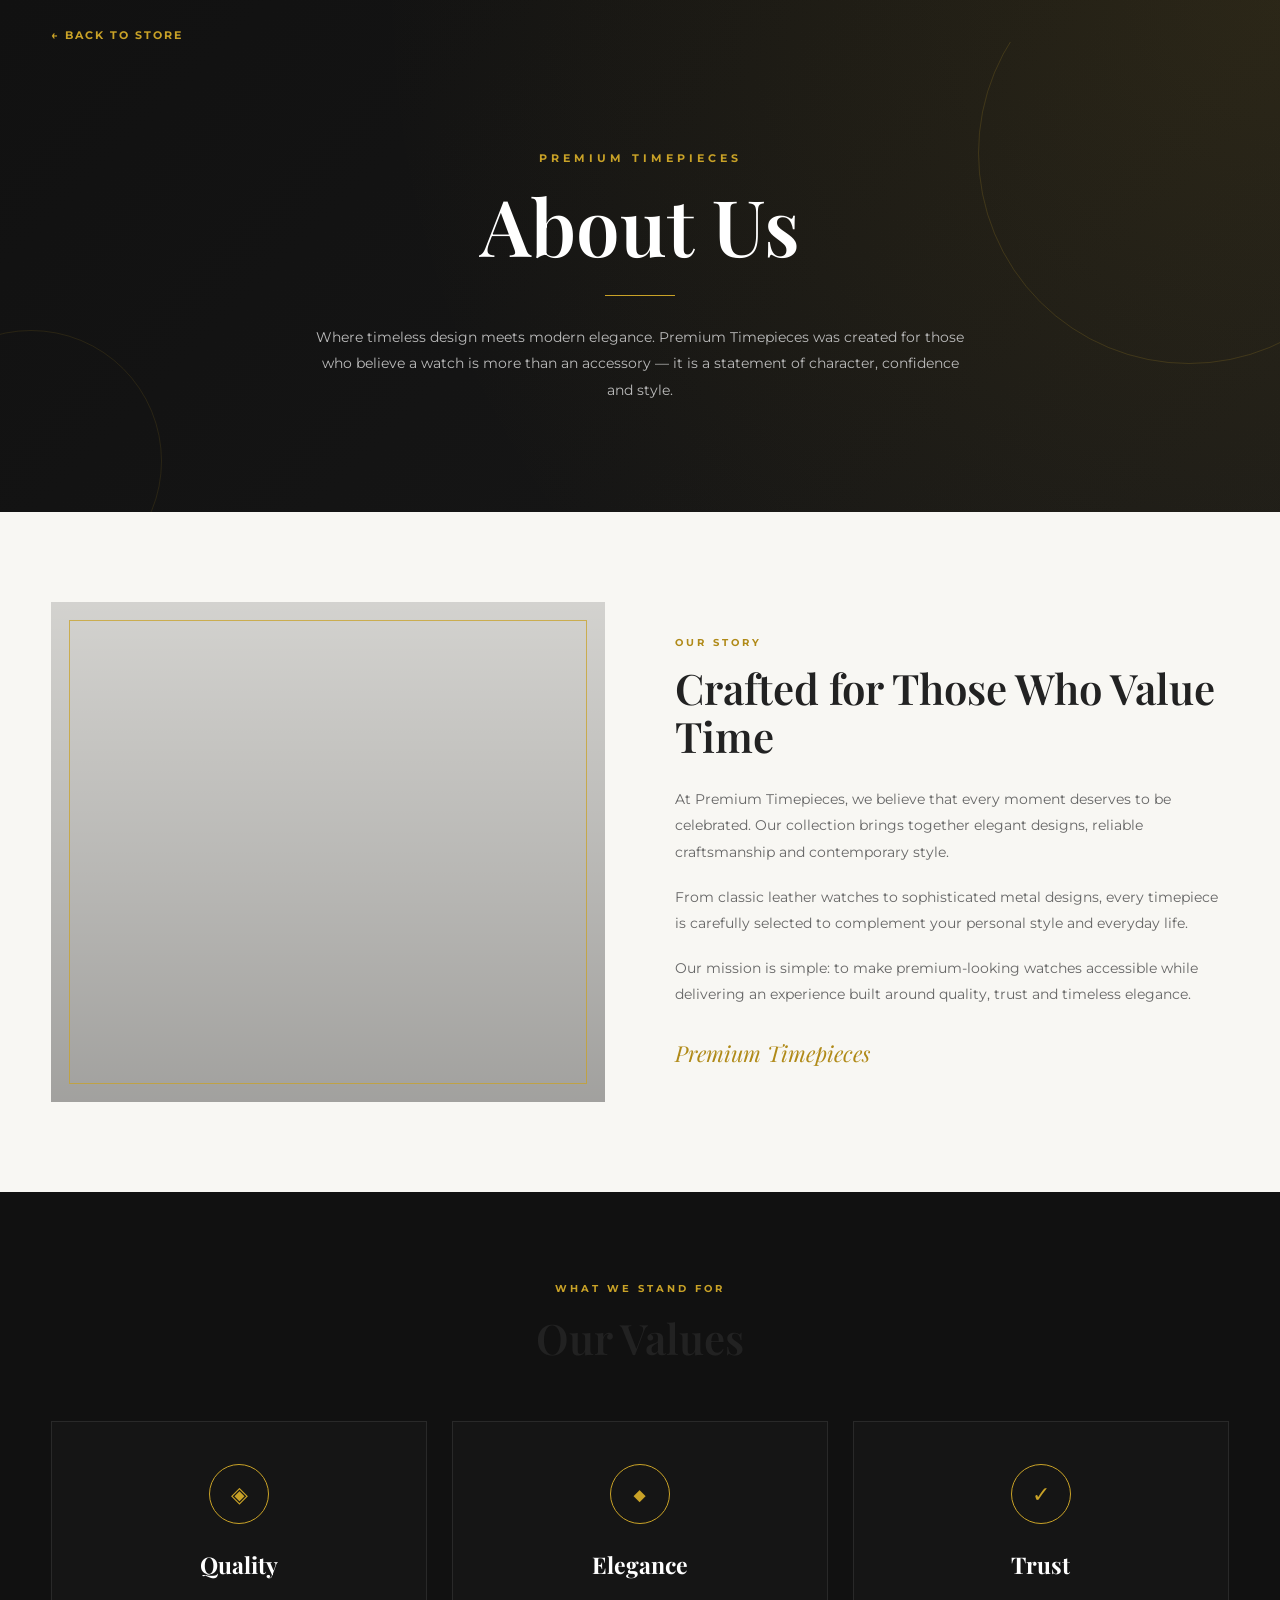
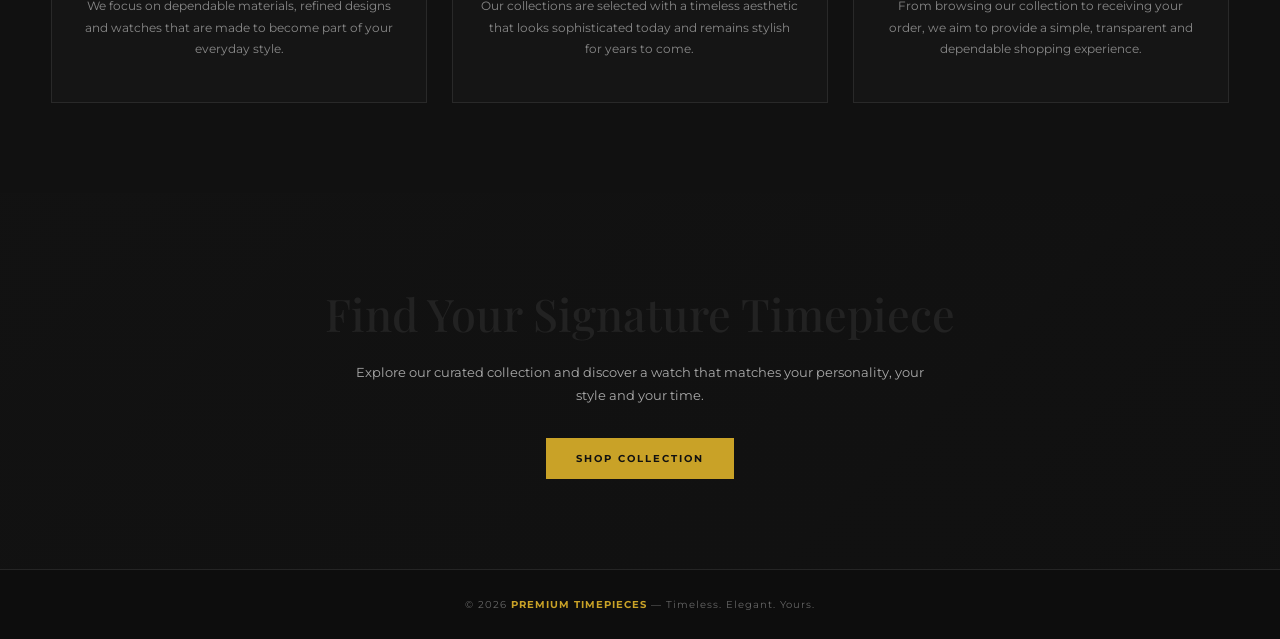
<file: about.html>
<!DOCTYPE html>
<html lang="en">
<head>
  <meta charset="UTF-8">
  <meta name="viewport" content="width=device-width, initial-scale=1.0">

  <title>About Us — Premium Timepieces</title>

  <link rel="preconnect" href="https://fonts.googleapis.com">
  <link rel="preconnect" href="https://fonts.gstatic.com" crossorigin>

  <link
    href="https://fonts.googleapis.com/css2?family=Montserrat:wght@400;500;600;700&family=Playfair+Display:wght@500;600;700&display=swap"
    rel="stylesheet"
  >

  <link rel="stylesheet" href="style.css">

  <style>
    * {
      box-sizing: border-box;
    }

    body {
      margin: 0;
      font-family: "Montserrat", sans-serif;
      background: #111;
      color: #fff;
    }

    .about-page {
      min-height: 100vh;
      background:
        radial-gradient(circle at top right, rgba(201,162,39,.12), transparent 35%),
        linear-gradient(135deg, #111 0%, #181818 55%, #0d0d0d 100%);
    }

    .about-container {
      width: min(1180px, 92%);
      margin: auto;
    }

    .about-back {
      display: inline-block;
      margin-top: 28px;
      color: #c9a227;
      text-decoration: none;
      font-size: 11px;
      font-weight: 700;
      letter-spacing: 2px;
      text-transform: uppercase;
      transition: .3s;
    }

    .about-back:hover {
      color: #fff;
    }

    .about-hero {
      min-height: 470px;
      display: flex;
      align-items: center;
      justify-content: center;
      text-align: center;
      position: relative;
      padding: 80px 20px;
      overflow: hidden;
    }

    .about-hero::before {
      content: "";
      position: absolute;
      width: 420px;
      height: 420px;
      border: 1px solid rgba(201,162,39,.18);
      border-radius: 50%;
      right: -120px;
      top: -100px;
    }

    .about-hero::after {
      content: "";
      position: absolute;
      width: 260px;
      height: 260px;
      border: 1px solid rgba(201,162,39,.12);
      border-radius: 50%;
      left: -100px;
      bottom: -80px;
    }

    .about-hero-content {
      position: relative;
      z-index: 2;
      max-width: 800px;
    }

    .about-label {
      color: #c9a227;
      font-size: 11px;
      font-weight: 700;
      letter-spacing: 4px;
      margin-bottom: 20px;
    }

    .about-hero h1 {
      margin: 0;
      font-family: "Playfair Display", serif;
      font-size: clamp(42px, 7vw, 78px);
      font-weight: 600;
      line-height: 1.05;
    }

    .gold-line {
      width: 70px;
      height: 1px;
      background: #c9a227;
      margin: 28px auto;
    }

    .about-hero p {
      max-width: 650px;
      margin: auto;
      color: #bbb;
      font-size: 14px;
      line-height: 1.9;
    }

    .about-story {
      background: #f8f7f3;
      color: #222;
      padding: 90px 0;
    }

    .story-grid {
      display: grid;
      grid-template-columns: 1fr 1fr;
      gap: 70px;
      align-items: center;
    }

    .story-image {
      min-height: 500px;
      background:
        linear-gradient(rgba(0,0,0,.15), rgba(0,0,0,.35)),
        url("https://images.unsplash.com/photo-1524805444758-089113d48a6d?auto=format&fit=crop&w=1000&q=85")
        center/cover;
      position: relative;
    }

    .story-image::after {
      content: "";
      position: absolute;
      inset: 18px;
      border: 1px solid rgba(201,162,39,.75);
      pointer-events: none;
    }

    .story-content .small-title {
      color: #b08a18;
      font-size: 10px;
      font-weight: 700;
      letter-spacing: 3px;
      margin-bottom: 15px;
    }

    .story-content h2 {
      font-family: "Playfair Display", serif;
      font-size: 42px;
      line-height: 1.15;
      margin: 0 0 25px;
      font-weight: 600;
    }

    .story-content p {
      color: #666;
      font-size: 14px;
      line-height: 1.9;
      margin-bottom: 18px;
    }

    .story-signature {
      margin-top: 30px;
      color: #b08a18;
      font-family: "Playfair Display", serif;
      font-size: 22px;
      font-style: italic;
    }

    .values {
      padding: 90px 0;
      background: #111;
      text-align: center;
    }

    .section-label {
      color: #c9a227;
      font-size: 10px;
      font-weight: 700;
      letter-spacing: 3px;
      margin-bottom: 15px;
    }

    .values h2 {
      font-family: "Playfair Display", serif;
      font-size: 42px;
      margin: 0 0 55px;
      font-weight: 600;
    }

    .values-grid {
      display: grid;
      grid-template-columns: repeat(3, 1fr);
      gap: 25px;
    }

    .value-card {
      border: 1px solid #292929;
      padding: 42px 28px;
      transition: .3s;
      background: #151515;
    }

    .value-card:hover {
      border-color: #c9a227;
      transform: translateY(-5px);
    }

    .value-icon {
      width: 60px;
      height: 60px;
      border: 1px solid #c9a227;
      border-radius: 50%;
      display: flex;
      align-items: center;
      justify-content: center;
      margin: 0 auto 25px;
      color: #c9a227;
      font-size: 22px;
    }

    .value-card h3 {
      font-family: "Playfair Display", serif;
      font-size: 23px;
      margin: 0 0 15px;
    }

    .value-card p {
      color: #888;
      font-size: 12px;
      line-height: 1.8;
      margin: 0;
    }

    .about-cta {
      padding: 90px 20px;
      text-align: center;
      background:
        linear-gradient(rgba(17,17,17,.88), rgba(17,17,17,.94)),
        url("https://images.unsplash.com/photo-1523170335258-f5ed11844a49?auto=format&fit=crop&w=1600&q=85")
        center/cover;
    }

    .about-cta h2 {
      font-family: "Playfair Display", serif;
      font-size: 45px;
      margin: 0 0 18px;
    }

    .about-cta p {
      color: #aaa;
      max-width: 600px;
      margin: 0 auto 30px;
      line-height: 1.8;
      font-size: 13px;
    }

    .about-btn {
      display: inline-block;
      padding: 14px 30px;
      background: #c9a227;
      color: #111;
      text-decoration: none;
      font-size: 10px;
      font-weight: 700;
      letter-spacing: 2px;
      transition: .3s;
    }

    .about-btn:hover {
      background: #fff;
    }

    .about-footer {
      border-top: 1px solid #252525;
      padding: 28px 20px;
      text-align: center;
      color: #666;
      font-size: 10px;
      letter-spacing: 1px;
      background: #0d0d0d;
    }

    .about-footer strong {
      color: #c9a227;
    }

    @media (max-width: 800px) {
      .story-grid {
        grid-template-columns: 1fr;
        gap: 45px;
      }

      .story-image {
        min-height: 380px;
      }

      .values-grid {
        grid-template-columns: 1fr;
      }

      .about-hero {
        min-height: 400px;
      }

      .story-content h2,
      .values h2,
      .about-cta h2 {
        font-size: 34px;
      }
    }

    @media (max-width: 500px) {
      .about-hero {
        padding: 60px 15px;
      }

      .about-hero h1 {
        font-size: 43px;
      }

      .about-story,
      .values {
        padding: 65px 0;
      }

      .story-image {
        min-height: 320px;
      }

      .value-card {
        padding: 35px 22px;
      }
    }
  </style>
</head>

<body>

  <div class="about-page">

    <div class="about-container">
      <a href="index.html" class="about-back">← Back to Store</a>
    </div>

    <!-- HERO -->
    <section class="about-hero">
      <div class="about-hero-content">

        <div class="about-label">PREMIUM TIMEPIECES</div>

        <h1>About Us</h1>

        <div class="gold-line"></div>

        <p>
          Where timeless design meets modern elegance.
          Premium Timepieces was created for those who believe
          a watch is more than an accessory — it is a statement
          of character, confidence and style.
        </p>

      </div>
    </section>

    <!-- STORY -->
    <section class="about-story">

      <div class="about-container">

        <div class="story-grid">

          <div class="story-image"></div>

          <div class="story-content">

            <div class="small-title">OUR STORY</div>

            <h2>
              Crafted for Those Who Value Time
            </h2>

            <p>
              At Premium Timepieces, we believe that every moment
              deserves to be celebrated. Our collection brings
              together elegant designs, reliable craftsmanship
              and contemporary style.
            </p>

            <p>
              From classic leather watches to sophisticated
              metal designs, every timepiece is carefully selected
              to complement your personal style and everyday life.
            </p>

            <p>
              Our mission is simple: to make premium-looking
              watches accessible while delivering an experience
              built around quality, trust and timeless elegance.
            </p>

            <div class="story-signature">
              Premium Timepieces
            </div>

          </div>

        </div>

      </div>

    </section>

    <!-- VALUES -->
    <section class="values">

      <div class="about-container">

        <div class="section-label">WHAT WE STAND FOR</div>

        <h2>Our Values</h2>

        <div class="values-grid">

          <div class="value-card">

            <div class="value-icon">◈</div>

            <h3>Quality</h3>

            <p>
              We focus on dependable materials, refined designs
              and watches that are made to become part of your
              everyday style.
            </p>

          </div>

          <div class="value-card">

            <div class="value-icon">◆</div>

            <h3>Elegance</h3>

            <p>
              Our collections are selected with a timeless
              aesthetic that looks sophisticated today and
              remains stylish for years to come.
            </p>

          </div>

          <div class="value-card">

            <div class="value-icon">✓</div>

            <h3>Trust</h3>

            <p>
              From browsing our collection to receiving your
              order, we aim to provide a simple, transparent
              and dependable shopping experience.
            </p>

          </div>

        </div>

      </div>

    </section>

    <!-- CTA -->
    <section class="about-cta">

      <h2>Find Your Signature Timepiece</h2>

      <p>
        Explore our curated collection and discover a watch
        that matches your personality, your style and your time.
      </p>

      <a href="index.html#products" class="about-btn">
        SHOP COLLECTION
      </a>

    </section>

    <!-- FOOTER -->
    <footer class="about-footer">
      © 2026 <strong>PREMIUM TIMEPIECES</strong> — Timeless. Elegant. Yours.
    </footer>

  </div>

</body>
</html>
</file>
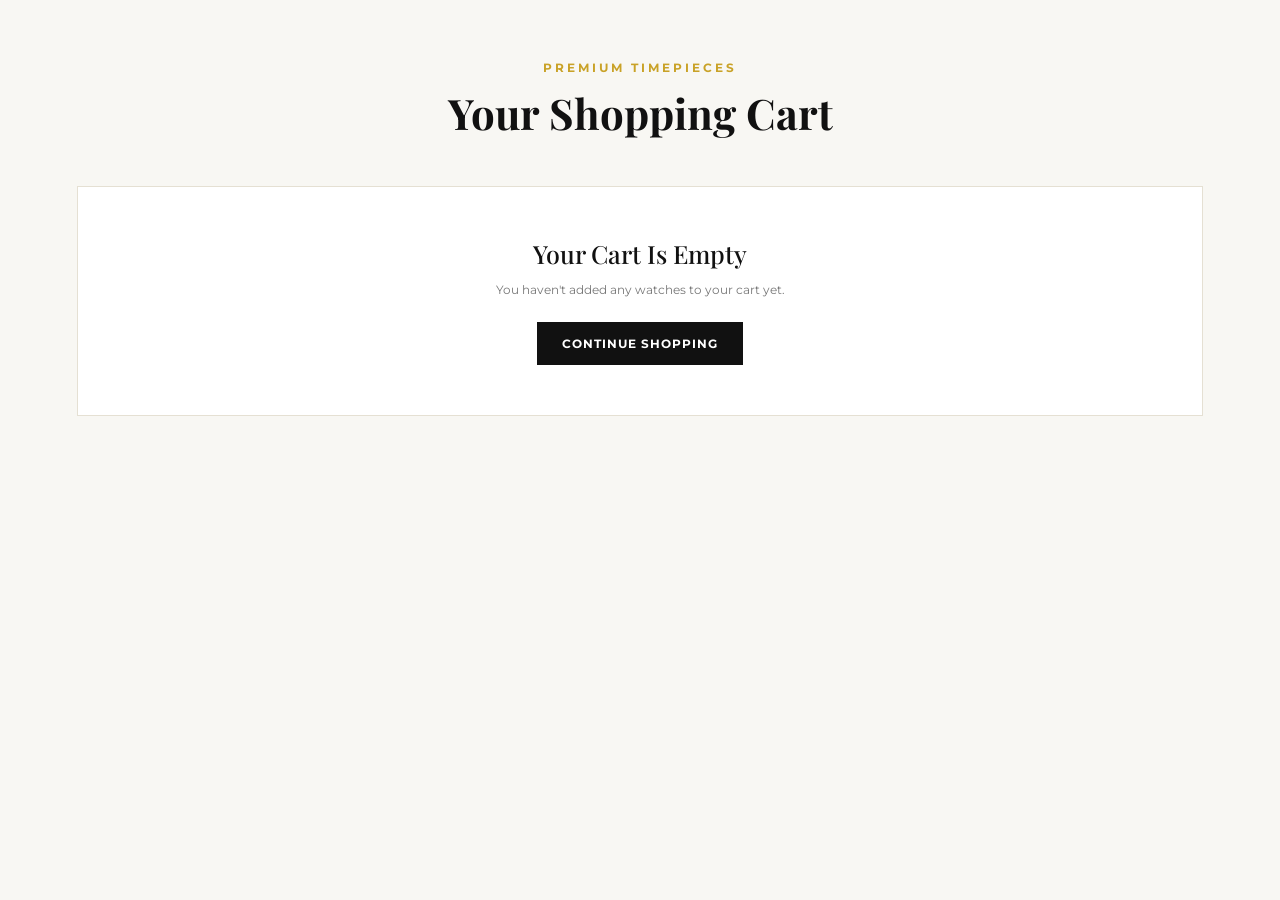
<file: checkout.html>
<!DOCTYPE html>
<html lang="en">
<head>
  <meta charset="UTF-8" />
  <meta name="viewport" content="width=device-width, initial-scale=1.0" />

  <title>Checkout — Premium Timepieces</title>

  <link rel="preconnect" href="https://fonts.googleapis.com">
  <link rel="preconnect" href="https://fonts.gstatic.com" crossorigin>
  <link
    href="https://fonts.googleapis.com/css2?family=Montserrat:wght@400;500;600;700&family=Playfair+Display:wght@500;600;700&display=swap"
    rel="stylesheet"
  >

  <link rel="stylesheet" href="style.css">

  <style>
    .checkout-page {
      min-height: 100vh;
      background: #f8f7f3;
      padding: 60px 6%;
    }

    .checkout-container {
      max-width: 1200px;
      margin: auto;
    }

    .checkout-title {
      text-align: center;
      margin-bottom: 45px;
    }

    .checkout-title span {
      display: block;
      color: #c9a227;
      font-size: 12px;
      letter-spacing: 3px;
      font-weight: 700;
      margin-bottom: 10px;
    }

    .checkout-title h1 {
      margin: 0;
      font-family: "Playfair Display", serif;
      font-size: 42px;
      color: #111;
    }

    .checkout-grid {
      display: grid;
      grid-template-columns: 1.5fr 1fr;
      gap: 35px;
      align-items: start;
    }

    .checkout-box {
      background: #fff;
      border: 1px solid #e5e0d3;
      padding: 30px;
    }

    .checkout-box h2 {
      margin: 0 0 25px;
      font-family: "Playfair Display", serif;
      font-size: 25px;
      color: #111;
    }

    .checkout-item {
      display: flex;
      gap: 18px;
      padding: 20px 0;
      border-bottom: 1px solid #eee;
    }

    .checkout-item:first-child {
      padding-top: 0;
    }

    .checkout-item-image {
      width: 100px;
      height: 100px;
      flex: 0 0 100px;
      background: #f5f3ed;
      overflow: hidden;
    }

    .checkout-item-image img {
      width: 100%;
      height: 100%;
      object-fit: cover;
    }

    .checkout-item-info {
      flex: 1;
    }

    .checkout-item-info h3 {
      margin: 0 0 8px;
      font-size: 15px;
      color: #222;
    }

    .checkout-item-price {
      color: #c9a227;
      font-weight: 700;
      margin-bottom: 12px;
    }

    .checkout-item-controls {
      display: flex;
      align-items: center;
      gap: 10px;
    }

    .checkout-item-controls button {
      width: 30px;
      height: 30px;
      border: 1px solid #ddd;
      background: #fff;
      cursor: pointer;
      font-size: 16px;
    }

    .checkout-item-controls span {
      min-width: 25px;
      text-align: center;
      font-weight: 600;
    }

    .checkout-remove {
      border: 0 !important;
      background: transparent !important;
      color: #999;
      font-size: 12px !important;
      width: auto !important;
      margin-left: 8px;
    }

    .summary-row {
      display: flex;
      justify-content: space-between;
      padding: 14px 0;
      border-bottom: 1px solid #eee;
      font-size: 14px;
    }

    .summary-row.total {
      border-bottom: 0;
      padding-top: 22px;
      font-size: 20px;
      font-weight: 700;
      color: #111;
    }

    .summary-row.total strong {
      color: #c9a227;
    }

    .customer-form {
      margin-top: 35px;
    }

    .form-group {
      margin-bottom: 18px;
    }

    .form-group label {
      display: block;
      margin-bottom: 7px;
      font-size: 12px;
      font-weight: 600;
      color: #333;
    }

    .form-group input,
    .form-group textarea,
    .form-group select {
      width: 100%;
      box-sizing: border-box;
      padding: 13px 14px;
      border: 1px solid #ddd;
      background: #fff;
      outline: none;
      font-family: "Montserrat", sans-serif;
      font-size: 13px;
    }

    .form-group textarea {
      min-height: 90px;
      resize: vertical;
    }

    .place-order-btn {
      width: 100%;
      margin-top: 20px;
      padding: 16px;
      border: 0;
      background: #111;
      color: #fff;
      font-size: 13px;
      font-weight: 700;
      letter-spacing: 1.5px;
      cursor: pointer;
      transition: 0.3s;
    }

    .place-order-btn:hover {
      background: #c9a227;
    }

    .continue-shopping {
      display: block;
      text-align: center;
      margin-top: 18px;
      color: #777;
      font-size: 13px;
      text-decoration: none;
    }

    .continue-shopping:hover {
      color: #c9a227;
    }

    .empty-checkout {
      text-align: center;
      padding: 50px 20px;
    }

    .empty-checkout h2 {
      margin-bottom: 10px;
    }

    .empty-checkout p {
      color: #777;
      margin-bottom: 25px;
    }

    .empty-checkout a {
      display: inline-block;
      padding: 14px 25px;
      background: #111;
      color: #fff;
      text-decoration: none;
      font-size: 12px;
      font-weight: 700;
      letter-spacing: 1px;
    }

    .checkout-toast {
      position: fixed;
      right: 25px;
      bottom: 25px;
      background: #111;
      color: #fff;
      padding: 14px 20px;
      font-size: 13px;
      z-index: 9999;
      transform: translateY(100px);
      opacity: 0;
      transition: 0.3s;
    }

    .checkout-toast.show {
      transform: translateY(0);
      opacity: 1;
    }

    @media (max-width: 850px) {
      .checkout-grid {
        grid-template-columns: 1fr;
      }

      .checkout-page {
        padding: 40px 5%;
      }

      .checkout-title h1 {
        font-size: 34px;
      }
    }

    @media (max-width: 500px) {
      .checkout-box {
        padding: 20px;
      }

      .checkout-item-image {
        width: 75px;
        height: 75px;
        flex-basis: 75px;
      }

      .checkout-title h1 {
        font-size: 29px;
      }
    }
  </style>
</head>

<body>

  <main class="checkout-page">
    <div class="checkout-container">

      <div class="checkout-title">
        <span>PREMIUM TIMEPIECES</span>
        <h1>Your Shopping Cart</h1>
      </div>

      <div id="checkoutContent"></div>

    </div>
  </main>

  <div id="checkoutToast" class="checkout-toast"></div>

  <script src="checkout.js"></script>

</body>
</html>
</file>
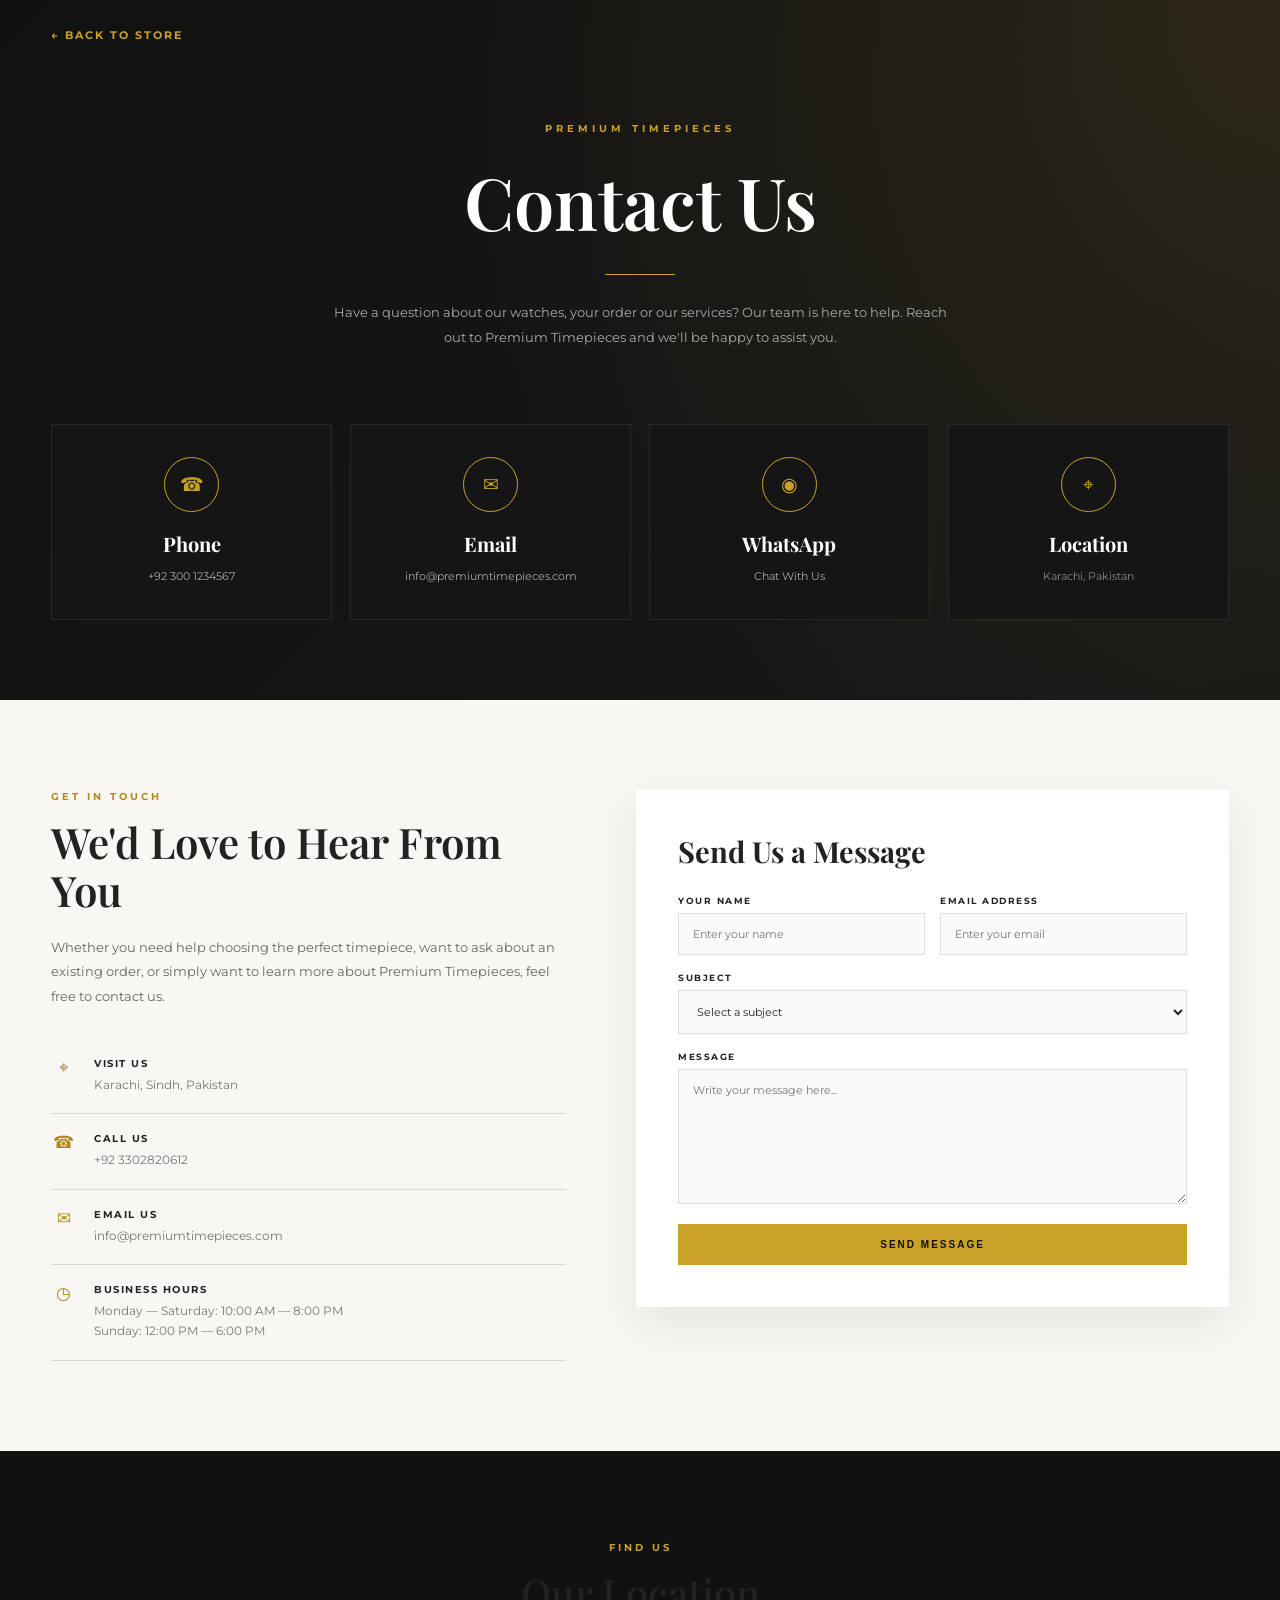
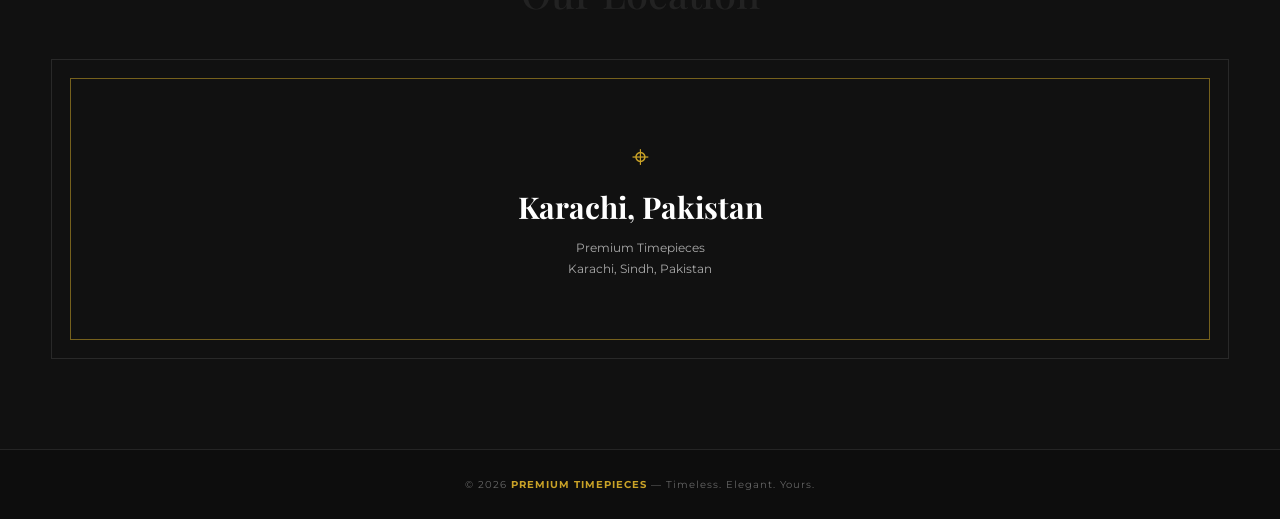
<file: contact.html>
<!DOCTYPE html>
<html lang="en">
<head>
  <meta charset="UTF-8">
  <meta name="viewport" content="width=device-width, initial-scale=1.0">

  <title>Contact Us — Premium Timepieces</title>

  <link rel="preconnect" href="https://fonts.googleapis.com">
  <link rel="preconnect" href="https://fonts.gstatic.com" crossorigin>

  <link
    href="https://fonts.googleapis.com/css2?family=Montserrat:wght@400;500;600;700&family=Playfair+Display:wght@500;600;700&display=swap"
    rel="stylesheet"
  >

  <link rel="stylesheet" href="style.css">

  <style>
    * {
      box-sizing: border-box;
    }

    body {
      margin: 0;
      font-family: "Montserrat", sans-serif;
      background: #111;
      color: #fff;
    }

    .contact-page {
      min-height: 100vh;
      background:
        radial-gradient(circle at top right, rgba(201,162,39,.12), transparent 35%),
        linear-gradient(135deg, #111 0%, #181818 55%, #0d0d0d 100%);
    }

    .contact-container {
      width: min(1180px, 92%);
      margin: auto;
    }

    .contact-back {
      display: inline-block;
      margin-top: 28px;
      color: #c9a227;
      text-decoration: none;
      font-size: 11px;
      font-weight: 700;
      letter-spacing: 2px;
      text-transform: uppercase;
      transition: .3s;
    }

    .contact-back:hover {
      color: #fff;
    }

    /* HERO */

    .contact-hero {
      text-align: center;
      padding: 80px 20px 75px;
    }

    .contact-label {
      color: #c9a227;
      font-size: 10px;
      font-weight: 700;
      letter-spacing: 4px;
      margin-bottom: 18px;
    }

    .contact-hero h1 {
      margin: 0;
      font-family: "Playfair Display", serif;
      font-size: clamp(44px, 7vw, 72px);
      font-weight: 600;
    }

    .contact-line {
      width: 70px;
      height: 1px;
      background: #c9a227;
      margin: 25px auto;
    }

    .contact-hero p {
      max-width: 620px;
      margin: auto;
      color: #aaa;
      font-size: 13px;
      line-height: 1.9;
    }

    /* CONTACT INFO */

    .contact-info-section {
      padding: 0 0 80px;
    }

    .contact-info-grid {
      display: grid;
      grid-template-columns: repeat(4, 1fr);
      gap: 18px;
    }

    .contact-card {
      background: #151515;
      border: 1px solid #292929;
      padding: 32px 20px;
      text-align: center;
      transition: .3s;
    }

    .contact-card:hover {
      border-color: #c9a227;
      transform: translateY(-5px);
    }

    .contact-icon {
      width: 55px;
      height: 55px;
      border: 1px solid #c9a227;
      border-radius: 50%;
      display: flex;
      align-items: center;
      justify-content: center;
      margin: 0 auto 18px;
      color: #c9a227;
      font-size: 19px;
    }

    .contact-card h3 {
      margin: 0 0 10px;
      font-family: "Playfair Display", serif;
      font-size: 20px;
    }

    .contact-card p {
      margin: 0;
      color: #888;
      font-size: 11px;
      line-height: 1.8;
    }

    .contact-card a {
      color: #aaa;
      text-decoration: none;
      transition: .3s;
    }

    .contact-card a:hover {
      color: #c9a227;
    }

    /* MAIN CONTACT */

    .contact-main {
      background: #f8f7f3;
      color: #222;
      padding: 90px 0;
    }

    .contact-main-grid {
      display: grid;
      grid-template-columns: 1fr 1.15fr;
      gap: 70px;
      align-items: start;
    }

    .contact-details .small-title {
      color: #b08a18;
      font-size: 10px;
      font-weight: 700;
      letter-spacing: 3px;
      margin-bottom: 15px;
    }

    .contact-details h2 {
      font-family: "Playfair Display", serif;
      font-size: 42px;
      line-height: 1.15;
      margin: 0 0 20px;
      font-weight: 600;
    }

    .contact-details > p {
      color: #666;
      font-size: 13px;
      line-height: 1.9;
      margin-bottom: 30px;
    }

    .detail-row {
      display: flex;
      gap: 18px;
      align-items: flex-start;
      padding: 18px 0;
      border-bottom: 1px solid #ddd8cc;
    }

    .detail-icon {
      color: #b08a18;
      font-size: 17px;
      width: 25px;
      text-align: center;
    }

    .detail-row h4 {
      margin: 0 0 5px;
      font-size: 10px;
      letter-spacing: 1.5px;
      text-transform: uppercase;
    }

    .detail-row p,
    .detail-row a {
      margin: 0;
      color: #777;
      font-size: 12px;
      line-height: 1.7;
      text-decoration: none;
    }

    .detail-row a:hover {
      color: #b08a18;
    }

    /* FORM */

    .contact-form-box {
      background: #fff;
      padding: 42px;
      box-shadow: 0 15px 45px rgba(0,0,0,.08);
    }

    .contact-form-box h3 {
      font-family: "Playfair Display", serif;
      font-size: 29px;
      margin: 0 0 25px;
    }

    .form-row {
      display: grid;
      grid-template-columns: 1fr 1fr;
      gap: 15px;
    }

    .form-group {
      margin-bottom: 17px;
    }

    .form-group label {
      display: block;
      margin-bottom: 7px;
      font-size: 9px;
      font-weight: 700;
      letter-spacing: 1.5px;
      text-transform: uppercase;
    }

    .form-group input,
    .form-group textarea,
    .form-group select {
      width: 100%;
      border: 1px solid #ddd;
      outline: none;
      padding: 13px 14px;
      font-family: "Montserrat", sans-serif;
      font-size: 11px;
      background: #fafafa;
      color: #222;
      transition: .3s;
    }

    .form-group input:focus,
    .form-group textarea:focus,
    .form-group select:focus {
      border-color: #c9a227;
      background: #fff;
    }

    .form-group textarea {
      min-height: 135px;
      resize: vertical;
    }

    .contact-submit {
      width: 100%;
      border: none;
      padding: 15px;
      background: #c9a227;
      color: #111;
      font-size: 10px;
      font-weight: 700;
      letter-spacing: 2px;
      cursor: pointer;
      transition: .3s;
    }

    .contact-submit:hover {
      background: #111;
      color: #fff;
    }

    /* LOCATION */

    .location-section {
      padding: 90px 0;
      background: #111;
    }

    .location-heading {
      text-align: center;
      margin-bottom: 40px;
    }

    .location-heading .section-label {
      color: #c9a227;
      font-size: 10px;
      font-weight: 700;
      letter-spacing: 3px;
      margin-bottom: 12px;
    }

    .location-heading h2 {
      margin: 0;
      font-family: "Playfair Display", serif;
      font-size: 40px;
    }

    .location-box {
      min-height: 300px;
      border: 1px solid #292929;
      background:
        linear-gradient(rgba(17,17,17,.84), rgba(17,17,17,.84)),
        url("https://images.unsplash.com/photo-1497366811353-6870744d04b2?auto=format&fit=crop&w=1600&q=85")
        center/cover;
      display: flex;
      align-items: center;
      justify-content: center;
      text-align: center;
      position: relative;
    }

    .location-box::after {
      content: "";
      position: absolute;
      inset: 18px;
      border: 1px solid rgba(201,162,39,.55);
      pointer-events: none;
    }

    .location-content {
      position: relative;
      z-index: 2;
    }

    .location-pin {
      color: #c9a227;
      font-size: 30px;
      margin-bottom: 12px;
    }

    .location-content h3 {
      font-family: "Playfair Display", serif;
      font-size: 30px;
      margin: 0 0 10px;
    }

    .location-content p {
      color: #aaa;
      font-size: 12px;
      line-height: 1.8;
      margin: 0;
    }

    /* FOOTER */

    .contact-footer {
      border-top: 1px solid #252525;
      padding: 28px 20px;
      text-align: center;
      color: #666;
      font-size: 10px;
      letter-spacing: 1px;
      background: #0d0d0d;
    }

    .contact-footer strong {
      color: #c9a227;
    }

    /* RESPONSIVE */

    @media (max-width: 900px) {
      .contact-info-grid {
        grid-template-columns: repeat(2, 1fr);
      }

      .contact-main-grid {
        grid-template-columns: 1fr;
        gap: 50px;
      }
    }

    @media (max-width: 600px) {
      .contact-hero {
        padding: 60px 15px;
      }

      .contact-info-grid {
        grid-template-columns: 1fr;
      }

      .contact-main {
        padding: 65px 0;
      }

      .contact-details h2 {
        font-size: 34px;
      }

      .contact-form-box {
        padding: 28px 20px;
      }

      .form-row {
        grid-template-columns: 1fr;
        gap: 0;
      }

      .location-section {
        padding: 65px 0;
      }

      .location-content h3 {
        font-size: 25px;
      }
    }
  </style>
</head>

<body>

  <div class="contact-page">

    <div class="contact-container">
      <a href="index.html" class="contact-back">← Back to Store</a>
    </div>

    <!-- HERO -->

    <section class="contact-hero">

      <div class="contact-label">PREMIUM TIMEPIECES</div>

      <h1>Contact Us</h1>

      <div class="contact-line"></div>

      <p>
        Have a question about our watches, your order or our services?
        Our team is here to help. Reach out to Premium Timepieces
        and we'll be happy to assist you.
      </p>

    </section>

    <!-- CONTACT INFO -->

    <section class="contact-info-section">

      <div class="contact-container">

        <div class="contact-info-grid">

          <div class="contact-card">

            <div class="contact-icon">☎</div>

            <h3>Phone</h3>

            <p>
              <a href="tel:+923001234567">
                +92 300 1234567
              </a>
            </p>

          </div>

          <div class="contact-card">

            <div class="contact-icon">✉</div>

            <h3>Email</h3>

            <p>
              <a href="mailto:info@premiumtimepieces.com">
                info@premiumtimepieces.com
              </a>
            </p>

          </div>

          <div class="contact-card">

            <div class="contact-icon">◉</div>

            <h3>WhatsApp</h3>

            <p>
              <a href="https://wa.me/923001234567">
                Chat With Us
              </a>
            </p>

          </div>

          <div class="contact-card">

            <div class="contact-icon">⌖</div>

            <h3>Location</h3>

            <p>
              Karachi, Pakistan
            </p>

          </div>

        </div>

      </div>

    </section>

    <!-- CONTACT MAIN -->

    <section class="contact-main">

      <div class="contact-container">

        <div class="contact-main-grid">

          <!-- DETAILS -->

          <div class="contact-details">

            <div class="small-title">GET IN TOUCH</div>

            <h2>
              We'd Love to Hear From You
            </h2>

            <p>
              Whether you need help choosing the perfect timepiece,
              want to ask about an existing order, or simply want
              to learn more about Premium Timepieces, feel free
              to contact us.
            </p>

            <div class="detail-row">

              <div class="detail-icon">⌖</div>

              <div>
                <h4>Visit Us</h4>
                <p>
                  Karachi, Sindh, Pakistan
                </p>
              </div>

            </div>

            <div class="detail-row">

              <div class="detail-icon">☎</div>

              <div>
                <h4>Call Us</h4>
                <p>
                  <a href="tel:+923302820612">
                    +92 3302820612
                  </a>
                </p>
              </div>

            </div>

            <div class="detail-row">

              <div class="detail-icon">✉</div>

              <div>
                <h4>Email Us</h4>
                <p>
                  <a href="mailto:info@premiumtimepieces.com">
                    info@premiumtimepieces.com
                  </a>
                </p>
              </div>

            </div>

            <div class="detail-row">

              <div class="detail-icon">◷</div>

              <div>
                <h4>Business Hours</h4>
                <p>
                  Monday — Saturday: 10:00 AM — 8:00 PM<br>
                  Sunday: 12:00 PM — 6:00 PM
                </p>
              </div>

            </div>

          </div>

          <!-- FORM -->

          <div class="contact-form-box">

            <h3>Send Us a Message</h3>

            <form id="contactForm">

              <div class="form-row">

                <div class="form-group">
                  <label for="name">Your Name</label>
                  <input
                    type="text"
                    id="name"
                    name="name"
                    placeholder="Enter your name"
                    required
                  >
                </div>

                <div class="form-group">
                  <label for="email">Email Address</label>
                  <input
                    type="email"
                    id="email"
                    name="email"
                    placeholder="Enter your email"
                    required
                  >
                </div>

              </div>

              <div class="form-group">

                <label for="subject">Subject</label>

                <select id="subject" name="subject" required>

                  <option value="">Select a subject</option>
                  <option value="order">Order Inquiry</option>
                  <option value="product">Product Question</option>
                  <option value="delivery">Delivery Question</option>
                  <option value="return">Return / Exchange</option>
                  <option value="other">Other</option>

                </select>

              </div>

              <div class="form-group">

                <label for="message">Message</label>

                <textarea
                  id="message"
                  name="message"
                  placeholder="Write your message here..."
                  required
                ></textarea>

              </div>

              <button
                type="submit"
                class="contact-submit"
              >
                SEND MESSAGE
              </button>

            </form>

          </div>

        </div>

      </div>

    </section>

    <!-- LOCATION -->

    <section class="location-section">

      <div class="contact-container">

        <div class="location-heading">

          <div class="section-label">
            FIND US
          </div>

          <h2>Our Location</h2>

        </div>

        <div class="location-box">

          <div class="location-content">

            <div class="location-pin">⌖</div>

            <h3>Karachi, Pakistan</h3>

            <p>
              Premium Timepieces<br>
              Karachi, Sindh, Pakistan
            </p>

          </div>

        </div>

      </div>

    </section>

    <!-- FOOTER -->

    <footer class="contact-footer">
      © 2026 <strong>PREMIUM TIMEPIECES</strong> — Timeless. Elegant. Yours.
    </footer>

  </div>

  <script>
    document
      .getElementById("contactForm")
      .addEventListener("submit", function (e) {

        e.preventDefault();

        alert(
          "Thank you for contacting Premium Timepieces. We will get back to you soon."
        );

        this.reset();
      });
  </script>

</body>
</html>
</file>
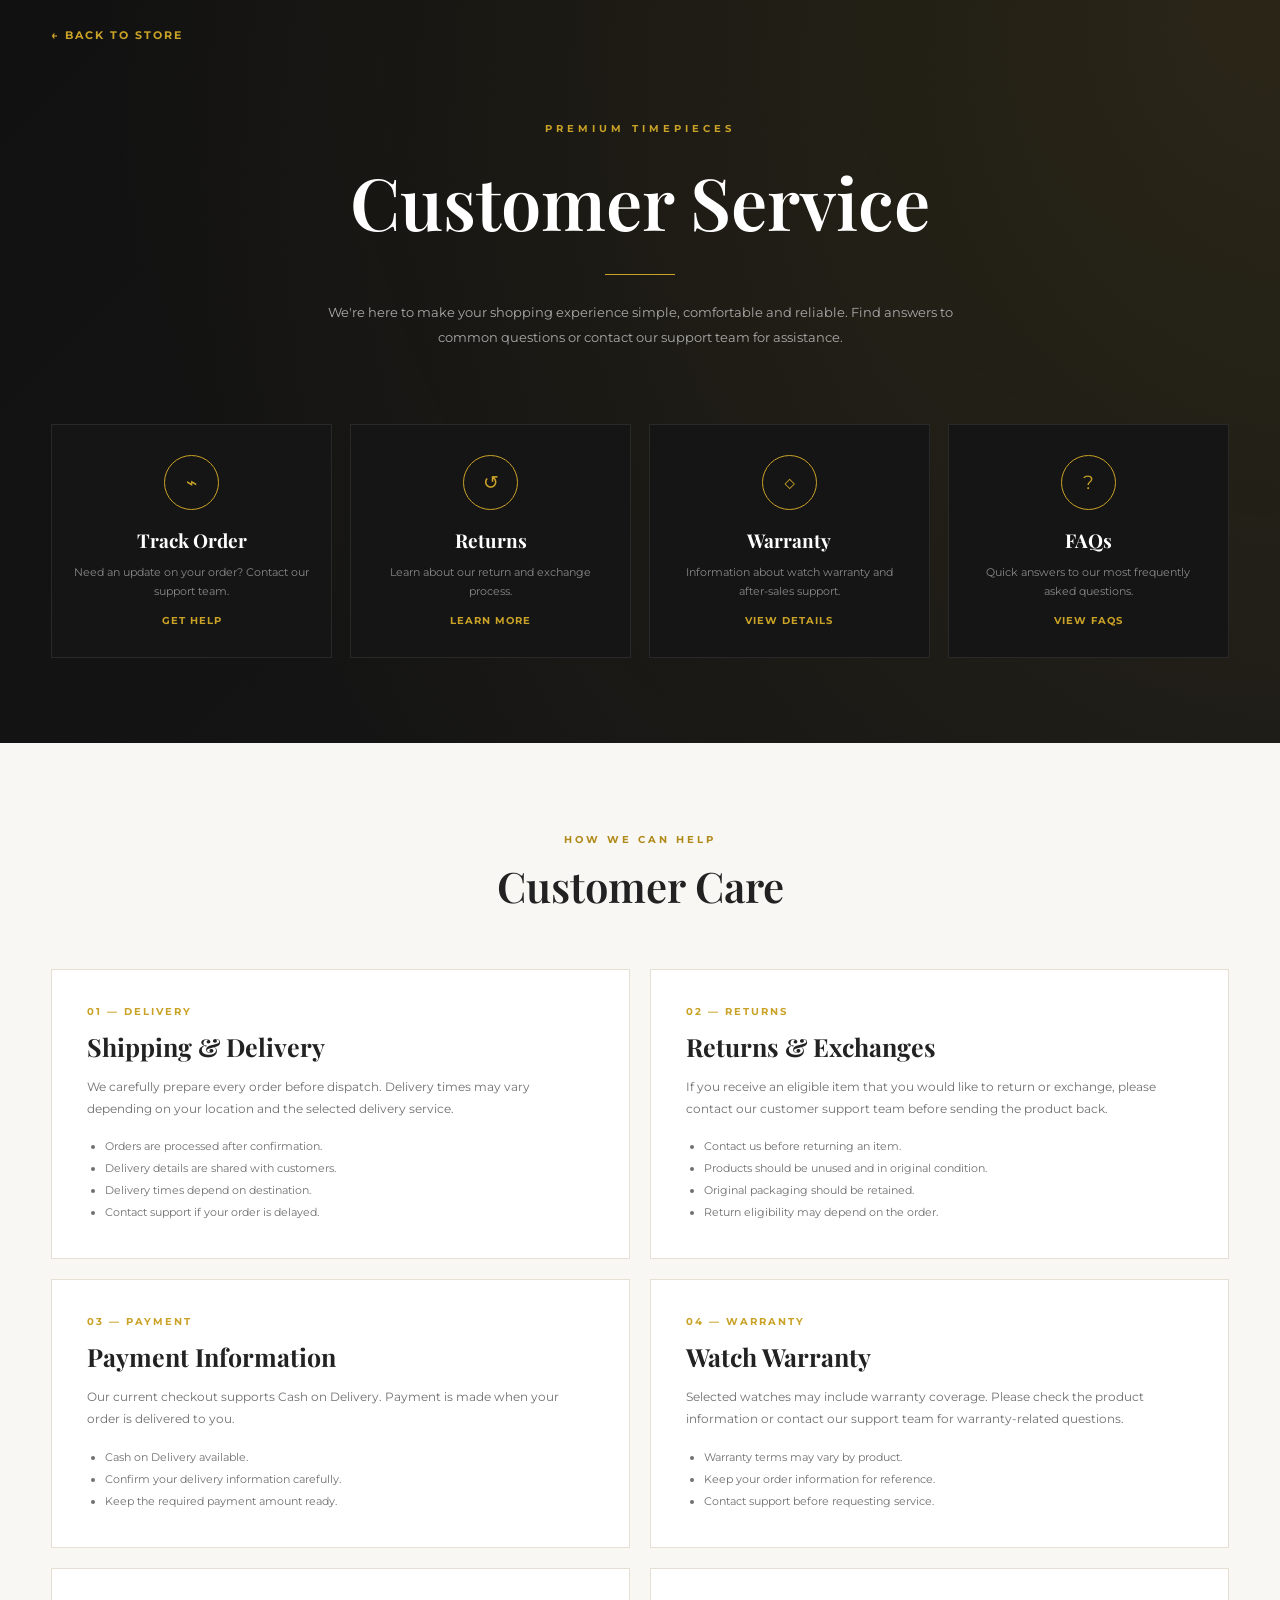
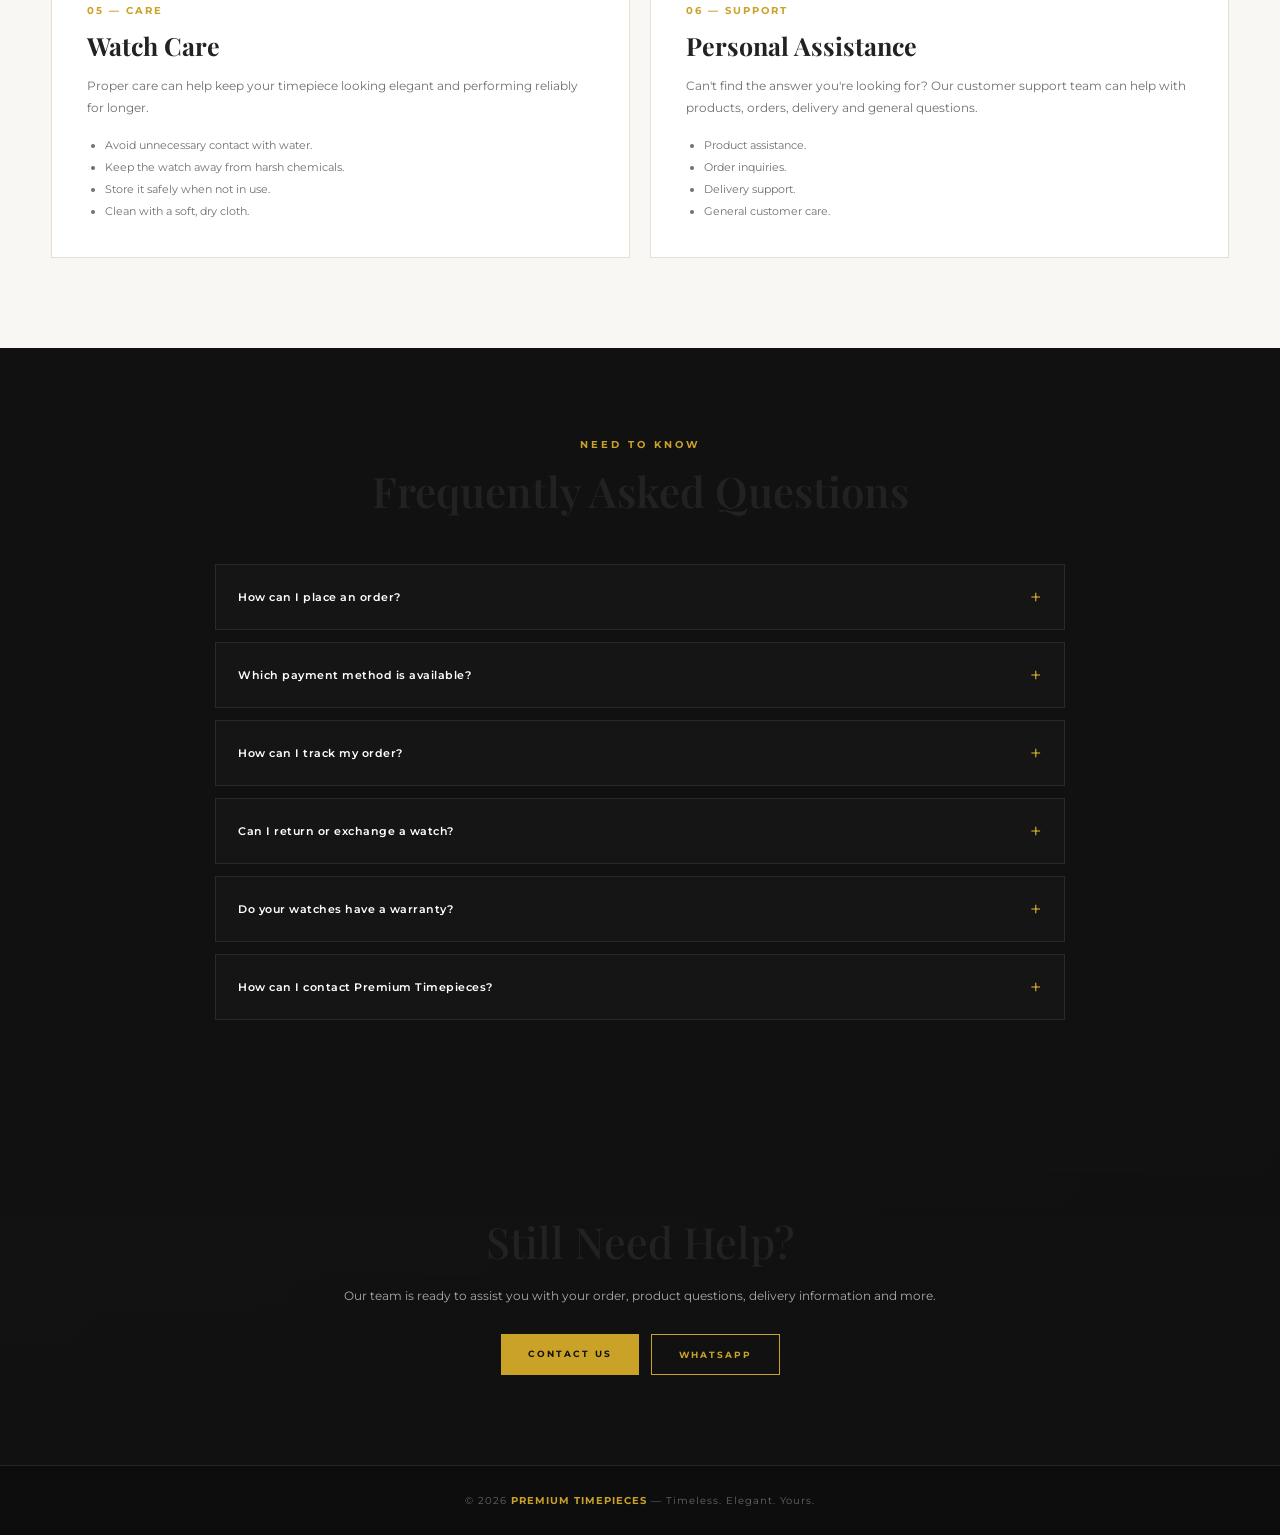
<file: customer-service.html>
<!DOCTYPE html>
<html lang="en">
<head>
  <meta charset="UTF-8">
  <meta name="viewport" content="width=device-width, initial-scale=1.0">

  <title>Customer Service — Premium Timepieces</title>

  <link rel="preconnect" href="https://fonts.googleapis.com">
  <link rel="preconnect" href="https://fonts.gstatic.com" crossorigin>

  <link
    href="https://fonts.googleapis.com/css2?family=Montserrat:wght@400;500;600;700&family=Playfair+Display:wght@500;600;700&display=swap"
    rel="stylesheet"
  >

  <link rel="stylesheet" href="style.css">

  <style>
    * {
      box-sizing: border-box;
    }

    body {
      margin: 0;
      font-family: "Montserrat", sans-serif;
      background: #111;
      color: #fff;
    }

    .service-page {
      min-height: 100vh;
      background:
        radial-gradient(circle at top right, rgba(201,162,39,.12), transparent 35%),
        linear-gradient(135deg, #111 0%, #181818 55%, #0d0d0d 100%);
    }

    .service-container {
      width: min(1180px, 92%);
      margin: auto;
    }

    .service-back {
      display: inline-block;
      margin-top: 28px;
      color: #c9a227;
      text-decoration: none;
      font-size: 11px;
      font-weight: 700;
      letter-spacing: 2px;
      text-transform: uppercase;
      transition: .3s;
    }

    .service-back:hover {
      color: #fff;
    }

    /* HERO */

    .service-hero {
      text-align: center;
      padding: 80px 20px 75px;
    }

    .service-label {
      color: #c9a227;
      font-size: 10px;
      font-weight: 700;
      letter-spacing: 4px;
      margin-bottom: 18px;
    }

    .service-hero h1 {
      margin: 0;
      font-family: "Playfair Display", serif;
      font-size: clamp(42px, 7vw, 72px);
      font-weight: 600;
    }

    .service-line {
      width: 70px;
      height: 1px;
      background: #c9a227;
      margin: 25px auto;
    }

    .service-hero p {
      max-width: 650px;
      margin: auto;
      color: #aaa;
      font-size: 13px;
      line-height: 1.9;
    }

    /* QUICK HELP */

    .quick-help {
      padding-bottom: 85px;
    }

    .quick-grid {
      display: grid;
      grid-template-columns: repeat(4, 1fr);
      gap: 18px;
    }

    .quick-card {
      background: #151515;
      border: 1px solid #292929;
      padding: 30px 20px;
      text-align: center;
      transition: .3s;
    }

    .quick-card:hover {
      border-color: #c9a227;
      transform: translateY(-5px);
    }

    .quick-icon {
      width: 55px;
      height: 55px;
      border: 1px solid #c9a227;
      border-radius: 50%;
      display: flex;
      align-items: center;
      justify-content: center;
      margin: 0 auto 17px;
      color: #c9a227;
      font-size: 19px;
    }

    .quick-card h3 {
      margin: 0 0 10px;
      font-family: "Playfair Display", serif;
      font-size: 19px;
    }

    .quick-card p {
      margin: 0;
      color: #888;
      font-size: 11px;
      line-height: 1.7;
    }

    .quick-card a {
      color: #c9a227;
      text-decoration: none;
      font-size: 10px;
      font-weight: 700;
      letter-spacing: 1px;
      display: inline-block;
      margin-top: 13px;
    }

    /* SERVICES */

    .service-content {
      background: #f8f7f3;
      color: #222;
      padding: 90px 0;
    }

    .service-heading {
      text-align: center;
      margin-bottom: 55px;
    }

    .service-heading .small-title {
      color: #b08a18;
      font-size: 10px;
      font-weight: 700;
      letter-spacing: 3px;
      margin-bottom: 12px;
    }

    .service-heading h2 {
      margin: 0;
      font-family: "Playfair Display", serif;
      font-size: 42px;
      font-weight: 600;
    }

    .service-grid {
      display: grid;
      grid-template-columns: repeat(2, 1fr);
      gap: 20px;
    }

    .service-box {
      background: #fff;
      border: 1px solid #e5e0d3;
      padding: 35px;
      transition: .3s;
    }

    .service-box:hover {
      border-color: #c9a227;
      box-shadow: 0 10px 30px rgba(0,0,0,.06);
    }

    .service-box-number {
      color: #c9a227;
      font-size: 10px;
      font-weight: 700;
      letter-spacing: 2px;
      margin-bottom: 12px;
    }

    .service-box h3 {
      margin: 0 0 13px;
      font-family: "Playfair Display", serif;
      font-size: 25px;
    }

    .service-box p {
      margin: 0;
      color: #707070;
      font-size: 12px;
      line-height: 1.85;
    }

    .service-box ul {
      margin: 15px 0 0;
      padding-left: 18px;
      color: #707070;
      font-size: 11px;
      line-height: 2;
    }

    /* FAQ */

    .faq-section {
      background: #111;
      padding: 90px 0;
    }

    .faq-heading {
      text-align: center;
      margin-bottom: 45px;
    }

    .faq-heading .small-title {
      color: #c9a227;
      font-size: 10px;
      font-weight: 700;
      letter-spacing: 3px;
      margin-bottom: 12px;
    }

    .faq-heading h2 {
      margin: 0;
      font-family: "Playfair Display", serif;
      font-size: 42px;
      font-weight: 600;
    }

    .faq-list {
      max-width: 850px;
      margin: auto;
    }

    .faq-item {
      border: 1px solid #292929;
      margin-bottom: 12px;
      background: #151515;
    }

    .faq-question {
      width: 100%;
      border: none;
      background: transparent;
      color: #fff;
      padding: 20px 22px;
      text-align: left;
      cursor: pointer;
      display: flex;
      justify-content: space-between;
      align-items: center;
      font-family: "Montserrat", sans-serif;
      font-size: 11px;
      font-weight: 600;
      letter-spacing: .5px;
    }

    .faq-plus {
      color: #c9a227;
      font-size: 20px;
      font-weight: 400;
      transition: .3s;
    }

    .faq-answer {
      display: none;
      padding: 0 22px 20px;
      color: #888;
      font-size: 11px;
      line-height: 1.9;
    }

    .faq-item.active {
      border-color: #c9a227;
    }

    .faq-item.active .faq-answer {
      display: block;
    }

    .faq-item.active .faq-plus {
      transform: rotate(45deg);
    }

    /* SUPPORT CTA */

    .support-section {
      padding: 90px 20px;
      text-align: center;
      background:
        linear-gradient(rgba(17,17,17,.9), rgba(17,17,17,.94)),
        url("https://images.unsplash.com/photo-1523170335258-f5ed11844a49?auto=format&fit=crop&w=1600&q=85")
        center/cover;
    }

    .support-section h2 {
      margin: 0 0 15px;
      font-family: "Playfair Display", serif;
      font-size: 43px;
    }

    .support-section p {
      max-width: 600px;
      margin: 0 auto 28px;
      color: #aaa;
      font-size: 12px;
      line-height: 1.8;
    }

    .support-buttons {
      display: flex;
      justify-content: center;
      gap: 12px;
      flex-wrap: wrap;
    }

    .support-btn {
      display: inline-block;
      padding: 14px 27px;
      text-decoration: none;
      font-size: 9px;
      font-weight: 700;
      letter-spacing: 2px;
      transition: .3s;
    }

    .support-btn.primary {
      background: #c9a227;
      color: #111;
    }

    .support-btn.secondary {
      border: 1px solid #c9a227;
      color: #c9a227;
    }

    .support-btn:hover {
      background: #fff;
      color: #111;
      border-color: #fff;
    }

    /* FOOTER */

    .service-footer {
      border-top: 1px solid #252525;
      padding: 28px 20px;
      text-align: center;
      color: #666;
      font-size: 10px;
      letter-spacing: 1px;
      background: #0d0d0d;
    }

    .service-footer strong {
      color: #c9a227;
    }

    /* RESPONSIVE */

    @media (max-width: 900px) {
      .quick-grid {
        grid-template-columns: repeat(2, 1fr);
      }

      .service-grid {
        grid-template-columns: 1fr;
      }
    }

    @media (max-width: 600px) {
      .service-hero {
        padding: 60px 15px;
      }

      .quick-grid {
        grid-template-columns: 1fr;
      }

      .service-content,
      .faq-section {
        padding: 65px 0;
      }

      .service-heading h2,
      .faq-heading h2,
      .support-section h2 {
        font-size: 34px;
      }

      .service-box {
        padding: 28px 22px;
      }

      .support-section {
        padding: 65px 20px;
      }
    }
  </style>
</head>

<body>

  <div class="service-page">

    <div class="service-container">
      <a href="index.html" class="service-back">← Back to Store</a>
    </div>

    <!-- HERO -->

    <section class="service-hero">

      <div class="service-label">PREMIUM TIMEPIECES</div>

      <h1>Customer Service</h1>

      <div class="service-line"></div>

      <p>
        We're here to make your shopping experience simple,
        comfortable and reliable. Find answers to common questions
        or contact our support team for assistance.
      </p>

    </section>

    <!-- QUICK HELP -->

    <section class="quick-help">

      <div class="service-container">

        <div class="quick-grid">

          <div class="quick-card">

            <div class="quick-icon">⌁</div>

            <h3>Track Order</h3>

            <p>
              Need an update on your order?
              Contact our support team.
            </p>

            <a href="contact.html">
              GET HELP
            </a>

          </div>

          <div class="quick-card">

            <div class="quick-icon">↺</div>

            <h3>Returns</h3>

            <p>
              Learn about our return and
              exchange process.
            </p>

            <a href="#returns">
              LEARN MORE
            </a>

          </div>

          <div class="quick-card">

            <div class="quick-icon">◇</div>

            <h3>Warranty</h3>

            <p>
              Information about watch warranty
              and after-sales support.
            </p>

            <a href="#warranty">
              VIEW DETAILS
            </a>

          </div>

          <div class="quick-card">

            <div class="quick-icon">?</div>

            <h3>FAQs</h3>

            <p>
              Quick answers to our most
              frequently asked questions.
            </p>

            <a href="#faqs">
              VIEW FAQS
            </a>

          </div>

        </div>

      </div>

    </section>

    <!-- SERVICE INFORMATION -->

    <section class="service-content">

      <div class="service-container">

        <div class="service-heading">

          <div class="small-title">
            HOW WE CAN HELP
          </div>

          <h2>Customer Care</h2>

        </div>

        <div class="service-grid">

          <!-- SHIPPING -->

          <div class="service-box">

            <div class="service-box-number">
              01 — DELIVERY
            </div>

            <h3>Shipping & Delivery</h3>

            <p>
              We carefully prepare every order before dispatch.
              Delivery times may vary depending on your location
              and the selected delivery service.
            </p>

            <ul>
              <li>Orders are processed after confirmation.</li>
              <li>Delivery details are shared with customers.</li>
              <li>Delivery times depend on destination.</li>
              <li>Contact support if your order is delayed.</li>
            </ul>

          </div>

          <!-- RETURNS -->

          <div class="service-box" id="returns">

            <div class="service-box-number">
              02 — RETURNS
            </div>

            <h3>Returns & Exchanges</h3>

            <p>
              If you receive an eligible item that you would like
              to return or exchange, please contact our customer
              support team before sending the product back.
            </p>

            <ul>
              <li>Contact us before returning an item.</li>
              <li>Products should be unused and in original condition.</li>
              <li>Original packaging should be retained.</li>
              <li>Return eligibility may depend on the order.</li>
            </ul>

          </div>

          <!-- PAYMENT -->

          <div class="service-box">

            <div class="service-box-number">
              03 — PAYMENT
            </div>

            <h3>Payment Information</h3>

            <p>
              Our current checkout supports Cash on Delivery.
              Payment is made when your order is delivered to you.
            </p>

            <ul>
              <li>Cash on Delivery available.</li>
              <li>Confirm your delivery information carefully.</li>
              <li>Keep the required payment amount ready.</li>
            </ul>

          </div>

          <!-- WARRANTY -->

          <div class="service-box" id="warranty">

            <div class="service-box-number">
              04 — WARRANTY
            </div>

            <h3>Watch Warranty</h3>

            <p>
              Selected watches may include warranty coverage.
              Please check the product information or contact
              our support team for warranty-related questions.
            </p>

            <ul>
              <li>Warranty terms may vary by product.</li>
              <li>Keep your order information for reference.</li>
              <li>Contact support before requesting service.</li>
            </ul>

          </div>

          <!-- PRODUCT CARE -->

          <div class="service-box">

            <div class="service-box-number">
              05 — CARE
            </div>

            <h3>Watch Care</h3>

            <p>
              Proper care can help keep your timepiece looking
              elegant and performing reliably for longer.
            </p>

            <ul>
              <li>Avoid unnecessary contact with water.</li>
              <li>Keep the watch away from harsh chemicals.</li>
              <li>Store it safely when not in use.</li>
              <li>Clean with a soft, dry cloth.</li>
            </ul>

          </div>

          <!-- SUPPORT -->

          <div class="service-box">

            <div class="service-box-number">
              06 — SUPPORT
            </div>

            <h3>Personal Assistance</h3>

            <p>
              Can't find the answer you're looking for?
              Our customer support team can help with products,
              orders, delivery and general questions.
            </p>

            <ul>
              <li>Product assistance.</li>
              <li>Order inquiries.</li>
              <li>Delivery support.</li>
              <li>General customer care.</li>
            </ul>

          </div>

        </div>

      </div>

    </section>

    <!-- FAQ -->

    <section class="faq-section" id="faqs">

      <div class="service-container">

        <div class="faq-heading">

          <div class="small-title">
            NEED TO KNOW
          </div>

          <h2>Frequently Asked Questions</h2>

        </div>

        <div class="faq-list">

          <div class="faq-item">

            <button class="faq-question" type="button">
              How can I place an order?
              <span class="faq-plus">+</span>
            </button>

            <div class="faq-answer">
              Browse our watches, open the product you like,
              add it to your cart and proceed to checkout.
              Complete your delivery details and place the order.
            </div>

          </div>

          <div class="faq-item">

            <button class="faq-question" type="button">
              Which payment method is available?
              <span class="faq-plus">+</span>
            </button>

            <div class="faq-answer">
              Our current checkout supports Cash on Delivery.
              You can pay when your order is delivered.
            </div>

          </div>

          <div class="faq-item">

            <button class="faq-question" type="button">
              How can I track my order?
              <span class="faq-plus">+</span>
            </button>

            <div class="faq-answer">
              For order updates, contact our customer support
              team with your order information.
            </div>

          </div>

          <div class="faq-item">

            <button class="faq-question" type="button">
              Can I return or exchange a watch?
              <span class="faq-plus">+</span>
            </button>

            <div class="faq-answer">
              Eligible returns or exchanges may be available.
              Please contact customer support before returning
              any product so we can guide you through the process.
            </div>

          </div>

          <div class="faq-item">

            <button class="faq-question" type="button">
              Do your watches have a warranty?
              <span class="faq-plus">+</span>
            </button>

            <div class="faq-answer">
              Warranty coverage may vary depending on the watch.
              Please check the product information or contact us
              for specific warranty details.
            </div>

          </div>

          <div class="faq-item">

            <button class="faq-question" type="button">
              How can I contact Premium Timepieces?
              <span class="faq-plus">+</span>
            </button>

            <div class="faq-answer">
              You can contact us through our Contact Us page,
              phone or email. Our support team will be happy
              to assist you.
            </div>

          </div>

        </div>

      </div>

    </section>

    <!-- SUPPORT CTA -->

    <section class="support-section">

      <h2>Still Need Help?</h2>

      <p>
        Our team is ready to assist you with your order,
        product questions, delivery information and more.
      </p>

      <div class="support-buttons">

        <a href="contact.html" class="support-btn primary">
          CONTACT US
        </a>

        <a
          href="https://wa.me/923001234567"
          class="support-btn secondary"
          target="_blank"
        >
          WHATSAPP
        </a>

      </div>

    </section>

    <!-- FOOTER -->

    <footer class="service-footer">
      © 2026 <strong>PREMIUM TIMEPIECES</strong> — Timeless. Elegant. Yours.
    </footer>

  </div>

  <script>
    document.querySelectorAll(".faq-question").forEach(function(button) {

      button.addEventListener("click", function() {

        const item = this.parentElement;

        document.querySelectorAll(".faq-item").forEach(function(otherItem) {

          if (otherItem !== item) {
            otherItem.classList.remove("active");
          }

        });

        item.classList.toggle("active");

      });

    });
  </script>

</body>
</html>
</file>
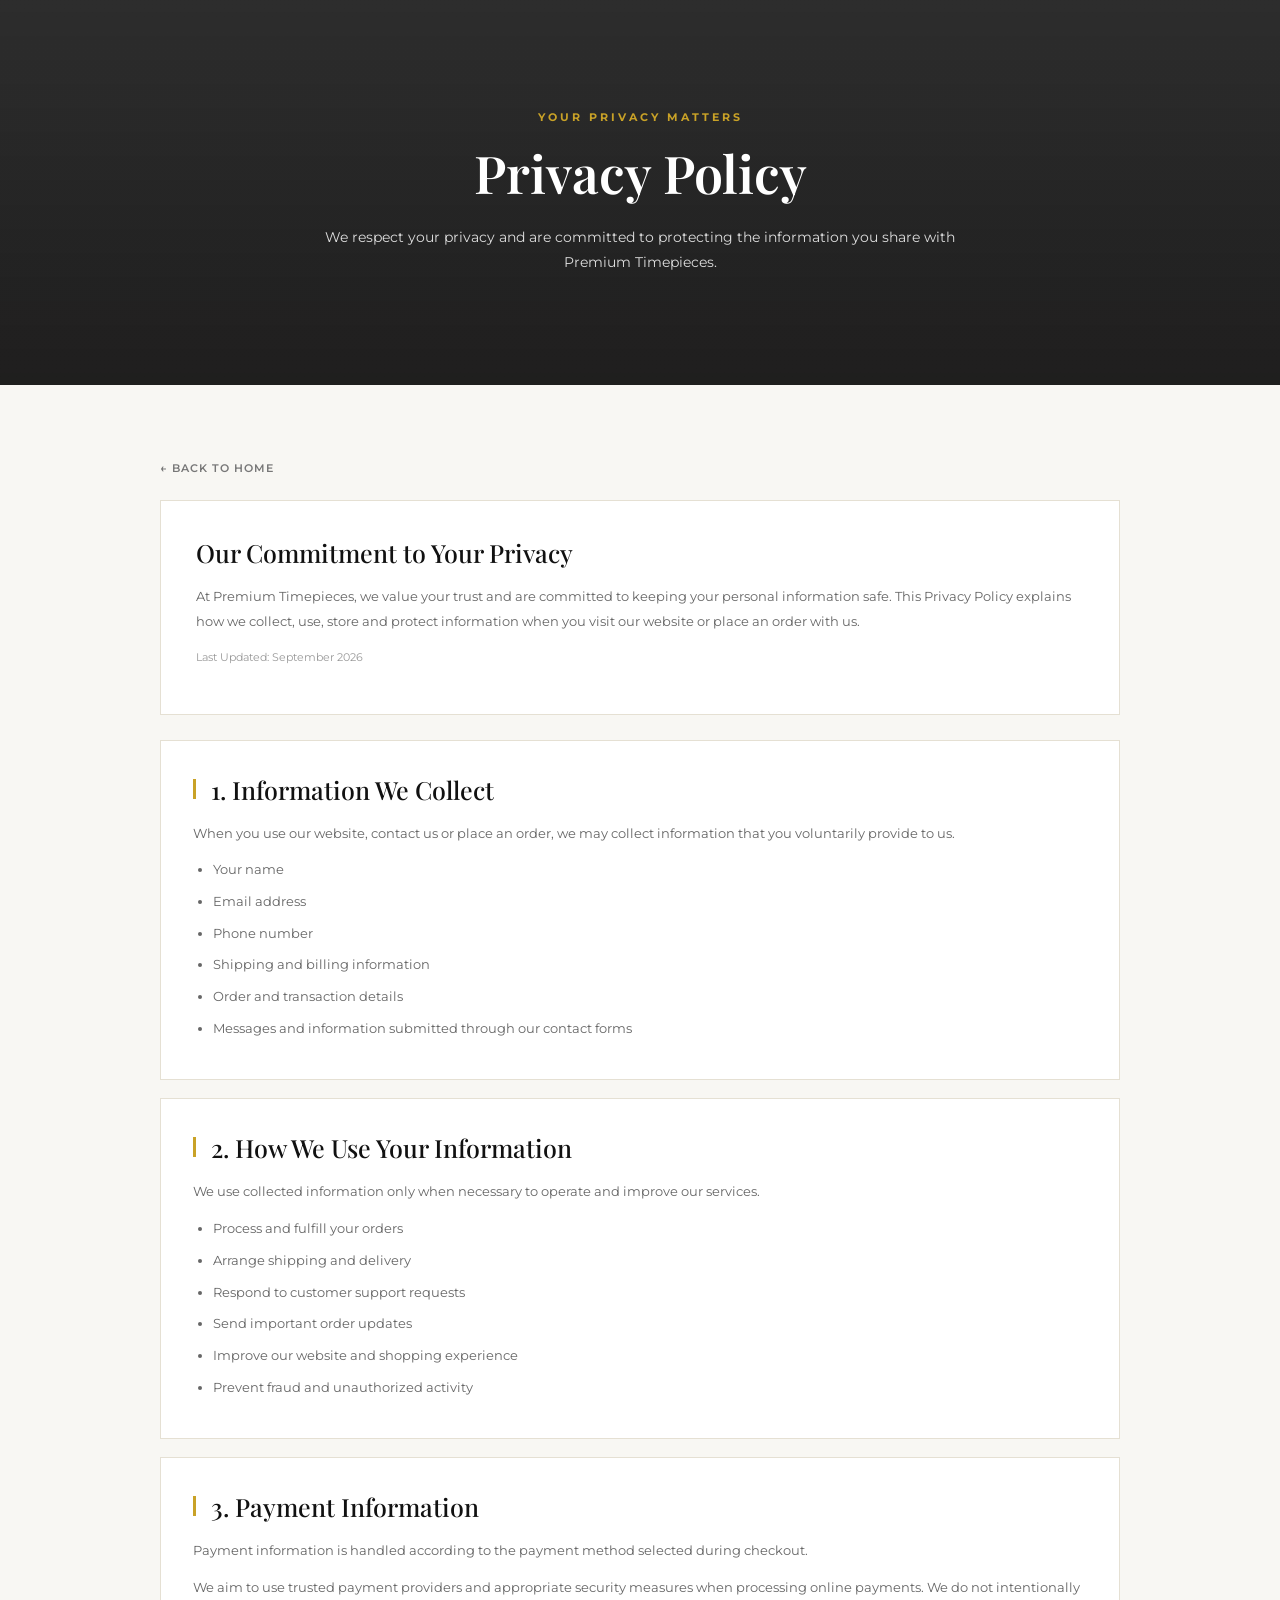
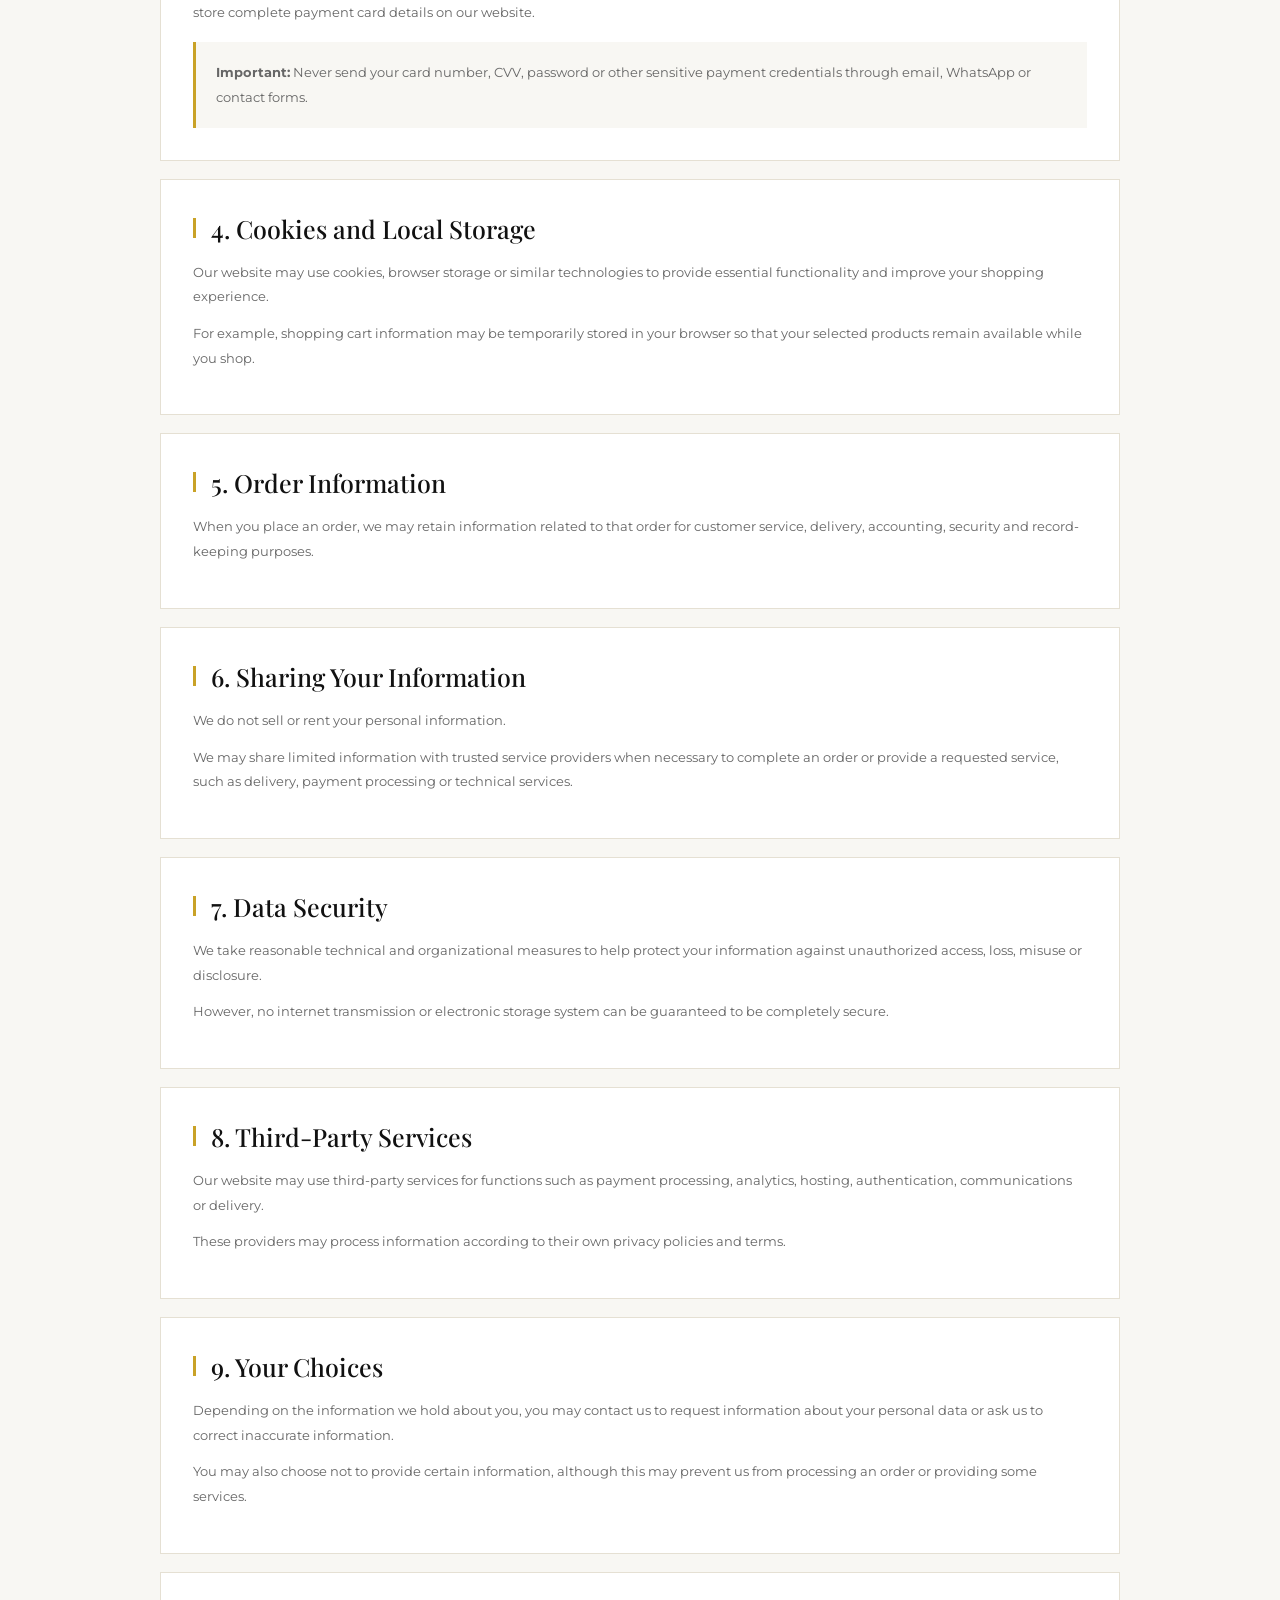
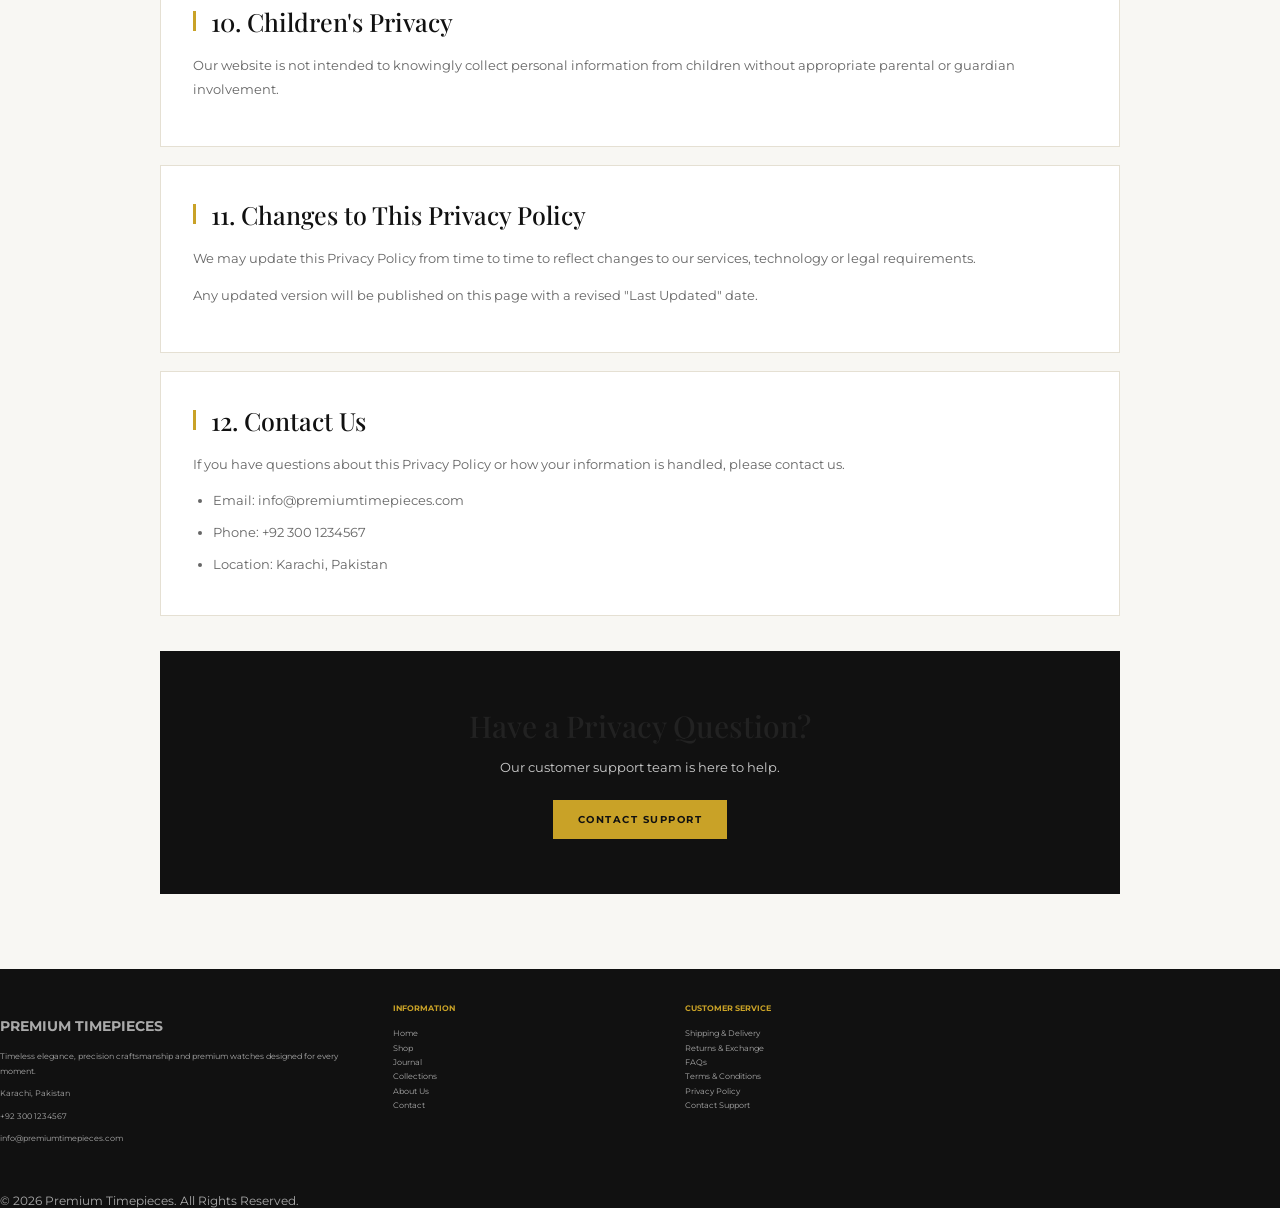
<file: privacy.html>
<!DOCTYPE html>
<html lang="en">
<head>
  <meta charset="UTF-8">
  <meta name="viewport" content="width=device-width, initial-scale=1.0">

  <title>Privacy Policy — Premium Timepieces</title>

  <link rel="preconnect" href="https://fonts.googleapis.com">
  <link rel="preconnect" href="https://fonts.gstatic.com" crossorigin>

  <link
    href="https://fonts.googleapis.com/css2?family=Montserrat:wght@400;500;600;700&family=Playfair+Display:wght@500;600;700&display=swap"
    rel="stylesheet"
  >

  <link rel="stylesheet" href="style.css">

  <style>
    .privacy-page {
      background: #f8f7f3;
      min-height: 100vh;
    }

    .privacy-hero {
      background:
        linear-gradient(rgba(17,17,17,.88), rgba(17,17,17,.94)),
        url("https://images.unsplash.com/photo-1523170335258-f5ed11844a49?auto=format&fit=crop&w=1800&q=80")
        center/cover;
      padding: 110px 20px;
      text-align: center;
      color: #fff;
    }

    .privacy-hero span {
      display: block;
      color: #c9a227;
      font-size: 11px;
      font-weight: 700;
      letter-spacing: 3px;
      margin-bottom: 14px;
    }

    .privacy-hero h1 {
      margin: 0;
      font-family: "Playfair Display", serif;
      font-size: 52px;
      font-weight: 600;
    }

    .privacy-hero p {
      max-width: 650px;
      margin: 18px auto 0;
      color: #ddd;
      font-size: 14px;
      line-height: 1.8;
    }

    .privacy-container {
      max-width: 1000px;
      margin: 0 auto;
      padding: 75px 20px;
    }

    .privacy-intro {
      background: #fff;
      border: 1px solid #e5e0d3;
      padding: 35px;
      margin-bottom: 25px;
    }

    .privacy-intro h2,
    .privacy-section h2 {
      font-family: "Playfair Display", serif;
      color: #111;
      font-size: 25px;
      margin: 0 0 15px;
    }

    .privacy-intro p,
    .privacy-section p,
    .privacy-section li {
      color: #666;
      font-size: 13px;
      line-height: 1.9;
    }

    .privacy-section {
      background: #fff;
      border: 1px solid #e5e0d3;
      padding: 32px;
      margin-bottom: 18px;
    }

    .privacy-section h2 {
      position: relative;
      padding-left: 18px;
    }

    .privacy-section h2::before {
      content: "";
      position: absolute;
      left: 0;
      top: 6px;
      width: 3px;
      height: 20px;
      background: #c9a227;
    }

    .privacy-section p {
      margin: 0 0 12px;
    }

    .privacy-section ul {
      margin: 10px 0 0;
      padding-left: 20px;
    }

    .privacy-section li {
      margin-bottom: 7px;
    }

    .privacy-highlight {
      border-left: 3px solid #c9a227;
      background: #f8f7f3;
      padding: 18px 20px;
      margin-top: 18px;
    }

    .privacy-highlight p {
      margin: 0;
    }

    .privacy-cta {
      text-align: center;
      background: #111;
      color: #fff;
      padding: 55px 25px;
      margin-top: 35px;
    }

    .privacy-cta h2 {
      font-family: "Playfair Display", serif;
      font-size: 30px;
      margin: 0 0 12px;
    }

    .privacy-cta p {
      color: #ccc;
      font-size: 13px;
      margin-bottom: 25px;
    }

    .privacy-btn {
      display: inline-block;
      background: #c9a227;
      color: #111;
      text-decoration: none;
      padding: 13px 25px;
      font-size: 10px;
      font-weight: 700;
      letter-spacing: 1.5px;
      transition: .25s;
    }

    .privacy-btn:hover {
      background: #fff;
    }

    .privacy-back {
      display: inline-block;
      margin-bottom: 25px;
      color: #777;
      text-decoration: none;
      font-size: 11px;
      font-weight: 600;
      letter-spacing: 1px;
    }

    .privacy-back:hover {
      color: #c9a227;
    }

    .privacy-date {
      font-size: 11px !important;
      color: #999 !important;
      margin-top: 10px !important;
    }

    @media (max-width: 700px) {
      .privacy-hero {
        padding: 80px 18px;
      }

      .privacy-hero h1 {
        font-size: 38px;
      }

      .privacy-container {
        padding: 50px 15px;
      }

      .privacy-intro,
      .privacy-section {
        padding: 24px 20px;
      }

      .privacy-section h2 {
        font-size: 22px;
      }

      .privacy-cta {
        padding: 45px 20px;
      }
    }
  </style>
</head>

<body>

  <div class="privacy-page">

    <!-- HERO -->
    <section class="privacy-hero">
      <span>YOUR PRIVACY MATTERS</span>
      <h1>Privacy Policy</h1>
      <p>
        We respect your privacy and are committed to protecting the
        information you share with Premium Timepieces.
      </p>
    </section>

    <!-- CONTENT -->
    <main class="privacy-container">

      <a href="index.html" class="privacy-back">
        ← BACK TO HOME
      </a>

      <!-- INTRO -->
      <section class="privacy-intro">
        <h2>Our Commitment to Your Privacy</h2>

        <p>
          At Premium Timepieces, we value your trust and are committed to
          keeping your personal information safe. This Privacy Policy
          explains how we collect, use, store and protect information when
          you visit our website or place an order with us.
        </p>

        <p class="privacy-date">
          Last Updated: September 2026
        </p>
      </section>

      <!-- 1 -->
      <section class="privacy-section">
        <h2>1. Information We Collect</h2>

        <p>
          When you use our website, contact us or place an order, we may
          collect information that you voluntarily provide to us.
        </p>

        <ul>
          <li>Your name</li>
          <li>Email address</li>
          <li>Phone number</li>
          <li>Shipping and billing information</li>
          <li>Order and transaction details</li>
          <li>Messages and information submitted through our contact forms</li>
        </ul>
      </section>

      <!-- 2 -->
      <section class="privacy-section">
        <h2>2. How We Use Your Information</h2>

        <p>
          We use collected information only when necessary to operate and
          improve our services.
        </p>

        <ul>
          <li>Process and fulfill your orders</li>
          <li>Arrange shipping and delivery</li>
          <li>Respond to customer support requests</li>
          <li>Send important order updates</li>
          <li>Improve our website and shopping experience</li>
          <li>Prevent fraud and unauthorized activity</li>
        </ul>
      </section>

      <!-- 3 -->
      <section class="privacy-section">
        <h2>3. Payment Information</h2>

        <p>
          Payment information is handled according to the payment method
          selected during checkout.
        </p>

        <p>
          We aim to use trusted payment providers and appropriate security
          measures when processing online payments. We do not intentionally
          store complete payment card details on our website.
        </p>

        <div class="privacy-highlight">
          <p>
            <strong>Important:</strong> Never send your card number, CVV,
            password or other sensitive payment credentials through email,
            WhatsApp or contact forms.
          </p>
        </div>
      </section>

      <!-- 4 -->
      <section class="privacy-section">
        <h2>4. Cookies and Local Storage</h2>

        <p>
          Our website may use cookies, browser storage or similar
          technologies to provide essential functionality and improve your
          shopping experience.
        </p>

        <p>
          For example, shopping cart information may be temporarily stored
          in your browser so that your selected products remain available
          while you shop.
        </p>
      </section>

      <!-- 5 -->
      <section class="privacy-section">
        <h2>5. Order Information</h2>

        <p>
          When you place an order, we may retain information related to that
          order for customer service, delivery, accounting, security and
          record-keeping purposes.
        </p>
      </section>

      <!-- 6 -->
      <section class="privacy-section">
        <h2>6. Sharing Your Information</h2>

        <p>
          We do not sell or rent your personal information.
        </p>

        <p>
          We may share limited information with trusted service providers
          when necessary to complete an order or provide a requested
          service, such as delivery, payment processing or technical
          services.
        </p>
      </section>

      <!-- 7 -->
      <section class="privacy-section">
        <h2>7. Data Security</h2>

        <p>
          We take reasonable technical and organizational measures to help
          protect your information against unauthorized access, loss,
          misuse or disclosure.
        </p>

        <p>
          However, no internet transmission or electronic storage system can
          be guaranteed to be completely secure.
        </p>
      </section>

      <!-- 8 -->
      <section class="privacy-section">
        <h2>8. Third-Party Services</h2>

        <p>
          Our website may use third-party services for functions such as
          payment processing, analytics, hosting, authentication,
          communications or delivery.
        </p>

        <p>
          These providers may process information according to their own
          privacy policies and terms.
        </p>
      </section>

      <!-- 9 -->
      <section class="privacy-section">
        <h2>9. Your Choices</h2>

        <p>
          Depending on the information we hold about you, you may contact us
          to request information about your personal data or ask us to
          correct inaccurate information.
        </p>

        <p>
          You may also choose not to provide certain information, although
          this may prevent us from processing an order or providing some
          services.
        </p>
      </section>

      <!-- 10 -->
      <section class="privacy-section">
        <h2>10. Children's Privacy</h2>

        <p>
          Our website is not intended to knowingly collect personal
          information from children without appropriate parental or
          guardian involvement.
        </p>
      </section>

      <!-- 11 -->
      <section class="privacy-section">
        <h2>11. Changes to This Privacy Policy</h2>

        <p>
          We may update this Privacy Policy from time to time to reflect
          changes to our services, technology or legal requirements.
        </p>

        <p>
          Any updated version will be published on this page with a revised
          "Last Updated" date.
        </p>
      </section>

      <!-- 12 -->
      <section class="privacy-section">
        <h2>12. Contact Us</h2>

        <p>
          If you have questions about this Privacy Policy or how your
          information is handled, please contact us.
        </p>

        <ul>
          <li>Email: info@premiumtimepieces.com</li>
          <li>Phone: +92 300 1234567</li>
          <li>Location: Karachi, Pakistan</li>
        </ul>
      </section>

      <!-- CTA -->
      <section class="privacy-cta">
        <h2>Have a Privacy Question?</h2>

        <p>
          Our customer support team is here to help.
        </p>

        <a href="contact.html" class="privacy-btn">
          CONTACT SUPPORT
        </a>
      </section>

    </main>

  </div>

  <!-- FOOTER -->
  <footer class="footer">

    <div class="footer-grid">

      <div class="footer-brand">
        <h3>PREMIUM TIMEPIECES</h3>
        <p>
          Timeless elegance, precision craftsmanship and premium watches
          designed for every moment.
        </p>

        <p>
          Karachi, Pakistan
        </p>

        <p>
          +92 300 1234567
        </p>

        <p>
          info@premiumtimepieces.com
        </p>
      </div>

      <div>
        <h4>INFORMATION</h4>

        <a href="index.html">Home</a>
        <a href="index.html#shop">Shop</a>
        <a href="index.html#blog">Journal</a>
        <a href="collections.html">Collections</a>
        <a href="about.html">About Us</a>
        <a href="contact.html">Contact</a>
      </div>

      <div>
        <h4>CUSTOMER SERVICE</h4>

        <a href="customer-service.html">Shipping & Delivery</a>
        <a href="customer-service.html">Returns & Exchange</a>
        <a href="customer-service.html">FAQs</a>
        <a href="terms.html">Terms & Conditions</a>
        <a href="privacy.html">Privacy Policy</a>
        <a href="contact.html">Contact Support</a>
      </div>

    </div>

    <div class="footer-bottom">
      <p>
        © 2026 Premium Timepieces. All Rights Reserved.
      </p>
    </div>

  </footer>

</body>
</html>
</file>
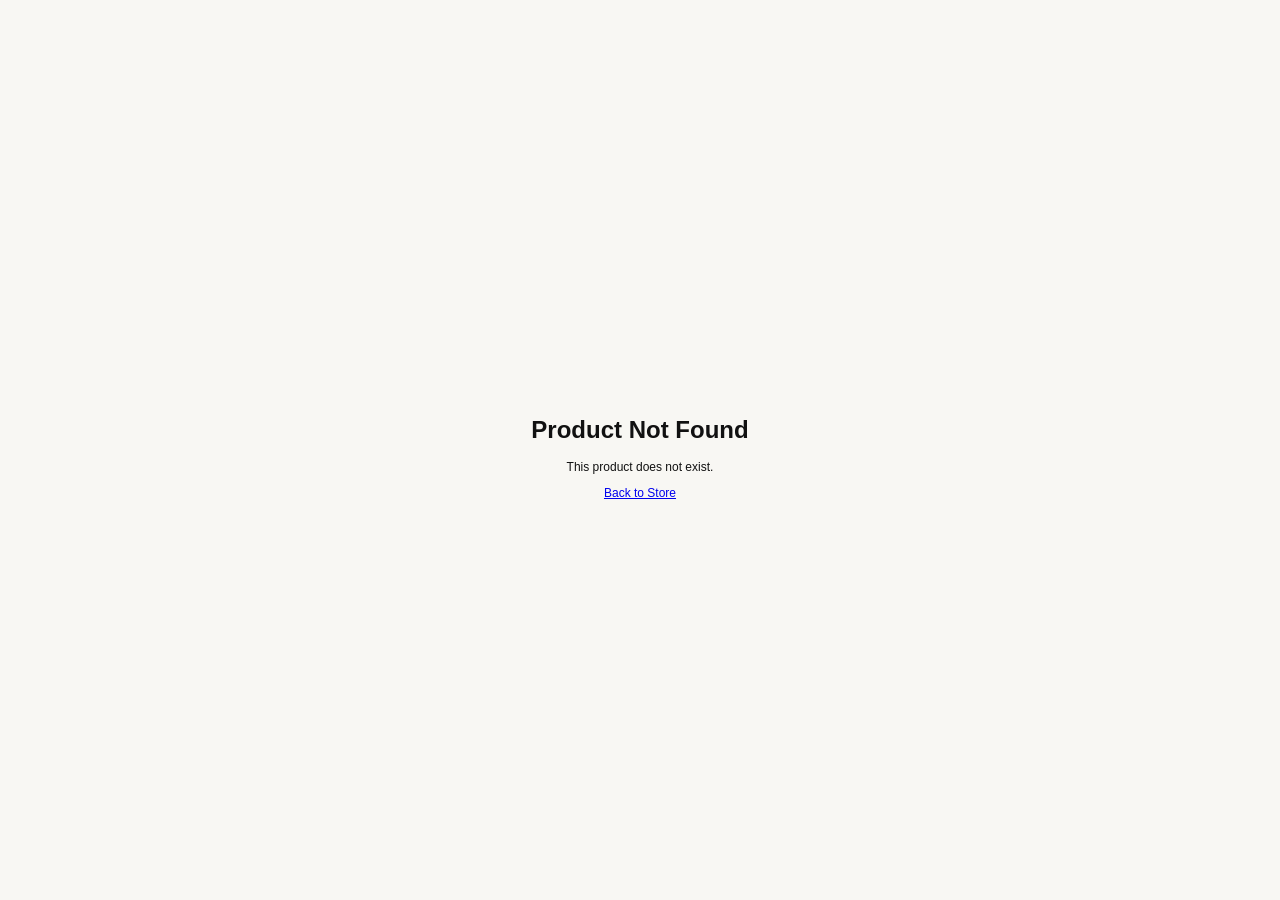
<file: product.html>
<!DOCTYPE html>
<html lang="en">
<head>
  <meta charset="UTF-8">
  <meta name="viewport" content="width=device-width, initial-scale=1.0">

  <title>Product Details — Premium Timepieces</title>

  <link rel="preconnect" href="https://fonts.googleapis.com">
  <link rel="preconnect" href="https://fonts.gstatic.com" crossorigin>

  <link
    href="https://fonts.googleapis.com/css2?family=Montserrat:wght@400;500;600;700&family=Playfair+Display:wght@500;600&display=swap"
    rel="stylesheet"
  >

  <link rel="stylesheet" href="style.css">

  <style>
    body{
      margin:0;
      background:#f8f7f3;
      color:#111;
      font-family:"Montserrat",Arial,sans-serif;
    }

    .product-page{
      max-width:1180px;
      margin:0 auto;
      padding:55px 20px 80px;
    }

    .back-link{
      display:inline-flex;
      align-items:center;
      gap:8px;
      color:#666;
      text-decoration:none;
      font-size:10px;
      font-weight:600;
      letter-spacing:1px;
      margin-bottom:35px;
      text-transform:uppercase;
    }

    .back-link:hover{
      color:#c9a227;
    }

    .details-grid{
      display:grid;
      grid-template-columns:1fr 1fr;
      gap:65px;
      align-items:start;
    }

    .details-image{
      background:#efede6;
      min-height:570px;
      display:flex;
      align-items:center;
      justify-content:center;
      position:relative;
      overflow:hidden;
    }

    .details-image:before{
      content:"PREMIUM TIMEPIECES";
      position:absolute;
      top:25px;
      left:25px;
      color:#c9a227;
      font-size:8px;
      font-weight:700;
      letter-spacing:2px;
    }

    .details-image img{
      width:100%;
      height:570px;
      object-fit:cover;
      transition:.5s ease;
    }

    .details-image:hover img{
      transform:scale(1.025);
    }

    .details-info{
      padding-top:15px;
    }

    .details-label{
      color:#c9a227;
      font-size:9px;
      font-weight:700;
      letter-spacing:2px;
      text-transform:uppercase;
      margin-bottom:13px;
    }

    .details-title{
      font-family:"Playfair Display",Georgia,serif;
      font-size:46px;
      line-height:1.05;
      font-weight:600;
      margin:0 0 14px;
      color:#161616;
    }

    .details-rating{
      color:#c9a227;
      font-size:11px;
      letter-spacing:2px;
      margin-bottom:20px;
    }

    .details-price{
      font-size:24px;
      font-weight:700;
      margin-bottom:5px;
    }

    .details-old-price{
      color:#999;
      font-size:12px;
      text-decoration:line-through;
      margin-bottom:25px;
    }

    .details-divider{
      height:1px;
      background:#ded9cb;
      margin:22px 0;
    }

    .details-description{
      color:#666;
      font-size:11px;
      line-height:1.9;
      max-width:500px;
      margin-bottom:25px;
    }

    .details-meta{
      display:grid;
      grid-template-columns:1fr 1fr;
      gap:12px;
      margin-bottom:25px;
    }

    .meta-box{
      border:1px solid #ddd8ca;
      background:#fff;
      padding:13px;
    }

    .meta-box span{
      display:block;
      color:#999;
      font-size:8px;
      letter-spacing:1px;
      text-transform:uppercase;
      margin-bottom:5px;
    }

    .meta-box strong{
      font-size:10px;
      font-weight:600;
    }

    .quantity-row{
      display:flex;
      align-items:center;
      gap:12px;
      margin-bottom:15px;
    }

    .quantity-label{
      font-size:9px;
      font-weight:700;
      letter-spacing:1px;
      text-transform:uppercase;
    }

    .quantity{
      display:flex;
      border:1px solid #d8d2c3;
      background:#fff;
    }

    .quantity button{
      width:34px;
      height:34px;
      border:0;
      background:#fff;
      cursor:pointer;
      font-size:15px;
    }

    .quantity button:hover{
      background:#f1eee5;
    }

    .quantity span{
      width:34px;
      height:34px;
      display:flex;
      align-items:center;
      justify-content:center;
      font-size:11px;
      border-left:1px solid #d8d2c3;
      border-right:1px solid #d8d2c3;
    }

    .details-actions{
      display:flex;
      gap:10px;
    }

    .add-cart{
      flex:1;
      height:48px;
      border:1px solid #c9a227;
      background:#c9a227;
      color:#111;
      font-size:9px;
      font-weight:700;
      letter-spacing:1.5px;
      cursor:pointer;
      transition:.25s;
    }

    .add-cart:hover{
      background:#111;
      border-color:#111;
      color:#fff;
    }

    .wishlist-btn{
      width:50px;
      height:48px;
      border:1px solid #d5d0c2;
      background:#fff;
      font-size:20px;
      cursor:pointer;
      transition:.25s;
    }

    .wishlist-btn:hover{
      color:#c9a227;
      border-color:#c9a227;
    }

    .shipping-note{
      margin-top:20px;
      background:#eeeae0;
      padding:13px;
      font-size:9px;
      color:#666;
      line-height:1.7;
    }

    .shipping-note strong{
      color:#222;
    }

    .detail-toast{
      position:fixed;
      right:25px;
      bottom:25px;
      background:#111;
      color:#fff;
      padding:13px 18px;
      font-size:9px;
      letter-spacing:.5px;
      opacity:0;
      transform:translateY(15px);
      pointer-events:none;
      transition:.3s;
      z-index:100;
    }

    .detail-toast.show{
      opacity:1;
      transform:translateY(0);
    }

    @media(max-width:700px){

      .product-page{
        padding:30px 15px 60px;
      }

      .details-grid{
        grid-template-columns:1fr;
        gap:30px;
      }

      .details-image{
        min-height:420px;
      }

      .details-image img{
        height:420px;
      }

      .details-info{
        padding:0;
      }

      .details-title{
        font-size:36px;
      }

      .details-meta{
        grid-template-columns:1fr 1fr;
      }
    }

    @media(max-width:480px){

      .details-image{
        min-height:360px;
      }

      .details-image img{
        height:360px;
      }

      .details-title{
        font-size:31px;
      }

      .details-price{
        font-size:21px;
      }
    }
  </style>
</head>

<body>

  <main class="product-page">

    <a href="index.html" class="back-link">
      ← Back to Store
    </a>

    <div class="details-grid">

      <div class="details-image">
        <img id="productImage" src="" alt="">
      </div>

      <div class="details-info">

        <div class="details-label">
          Premium Timepiece
        </div>

        <h1 class="details-title" id="productName">
          Loading...
        </h1>

        <div class="details-rating">
          ★ ★ ★ ★ ★
        </div>

        <div class="details-price" id="productPrice">
          Rs. 0
        </div>

        <div class="details-old-price" id="productOldPrice">
          Rs. 0
        </div>

        <div class="details-divider"></div>

        <p class="details-description" id="productDescription">
          Crafted for those who appreciate timeless elegance,
          precision and premium design. Every detail is created
          to complement your style and make a lasting impression.
        </p>

        <div class="details-meta">

          <div class="meta-box">
            <span>Movement</span>
            <strong>Premium Quartz</strong>
          </div>

          <div class="meta-box">
            <span>Case</span>
            <strong>Stainless Steel</strong>
          </div>

          <div class="meta-box">
            <span>Water Resistance</span>
            <strong>3 ATM</strong>
          </div>

          <div class="meta-box">
            <span>Warranty</span>
            <strong>1 Year</strong>
          </div>

        </div>

        <div class="quantity-row">

          <div class="quantity-label">
            Quantity
          </div>

          <div class="quantity">
            <button id="minusBtn">−</button>
            <span id="quantity">1</span>
            <button id="plusBtn">+</button>
          </div>

        </div>

        <div class="details-actions">

          <button class="add-cart" id="addCartBtn" type="button" onclick="addCurrentProductToCart()">
  ADD TO CART
</button>

          <button class="wishlist-btn" id="wishlistBtn">
            ♡
          </button>

        </div>

        <div class="shipping-note">
          <strong>Complimentary Shipping</strong><br>
          Free shipping on orders over Rs. 20,000.
          Secure packaging and delivery across Pakistan.
        </div>

      </div>

    </div>

  </main>

  <div class="detail-toast" id="detailToast">
    Added to cart ✓
  </div>

  <script src="product.js"></script>

</body>
</html>
</file>
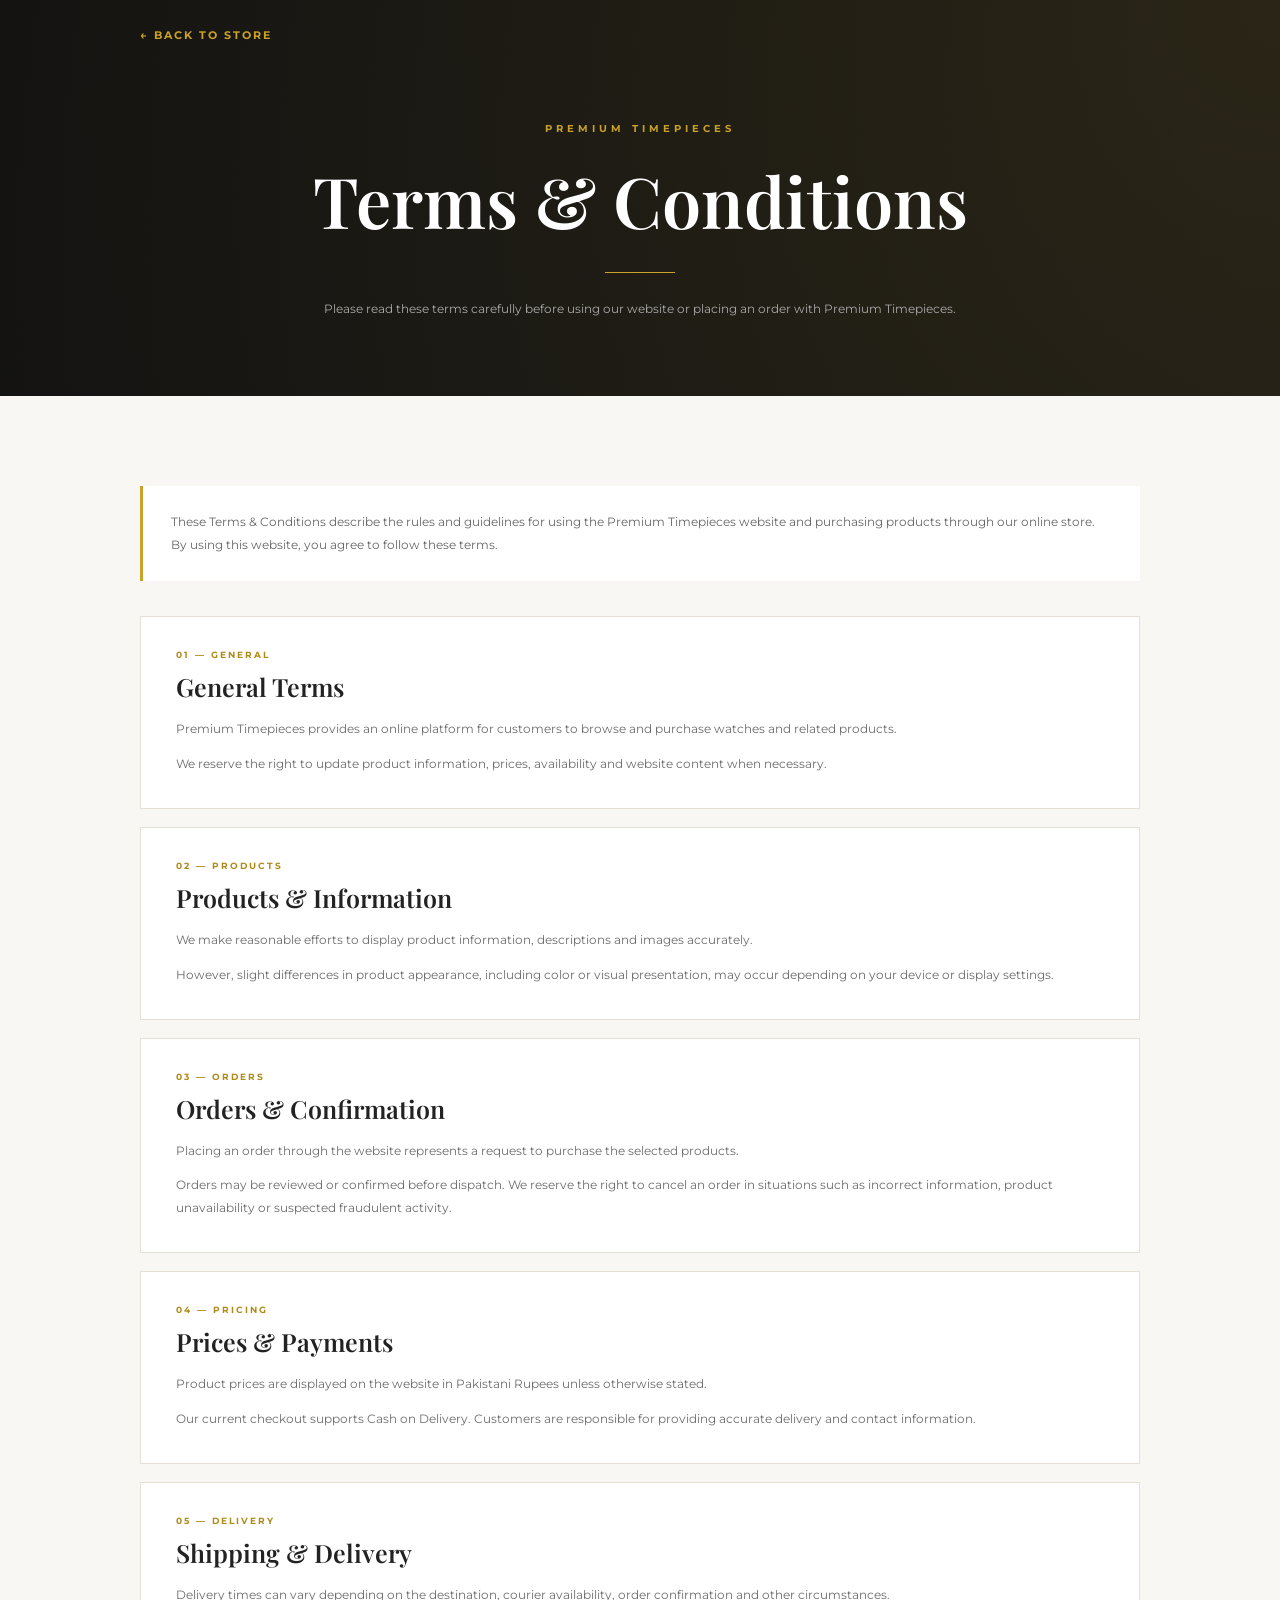
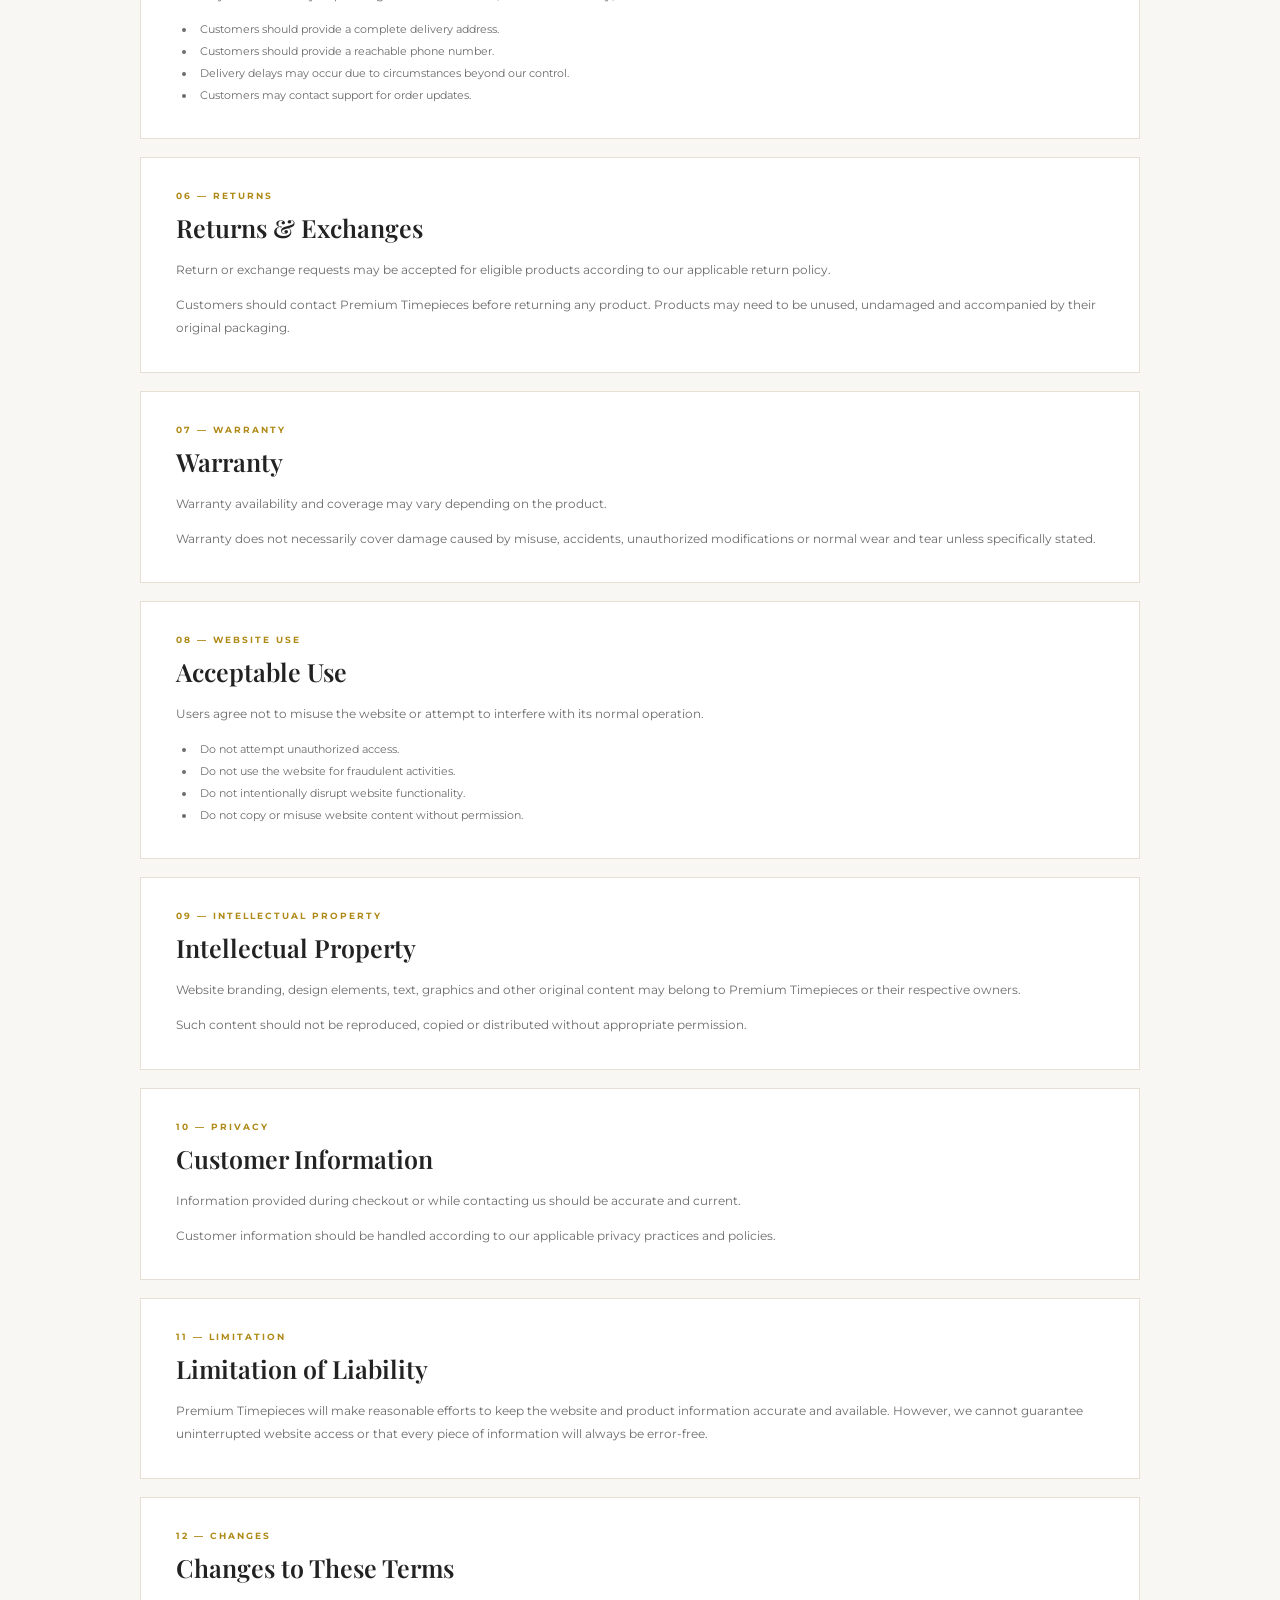
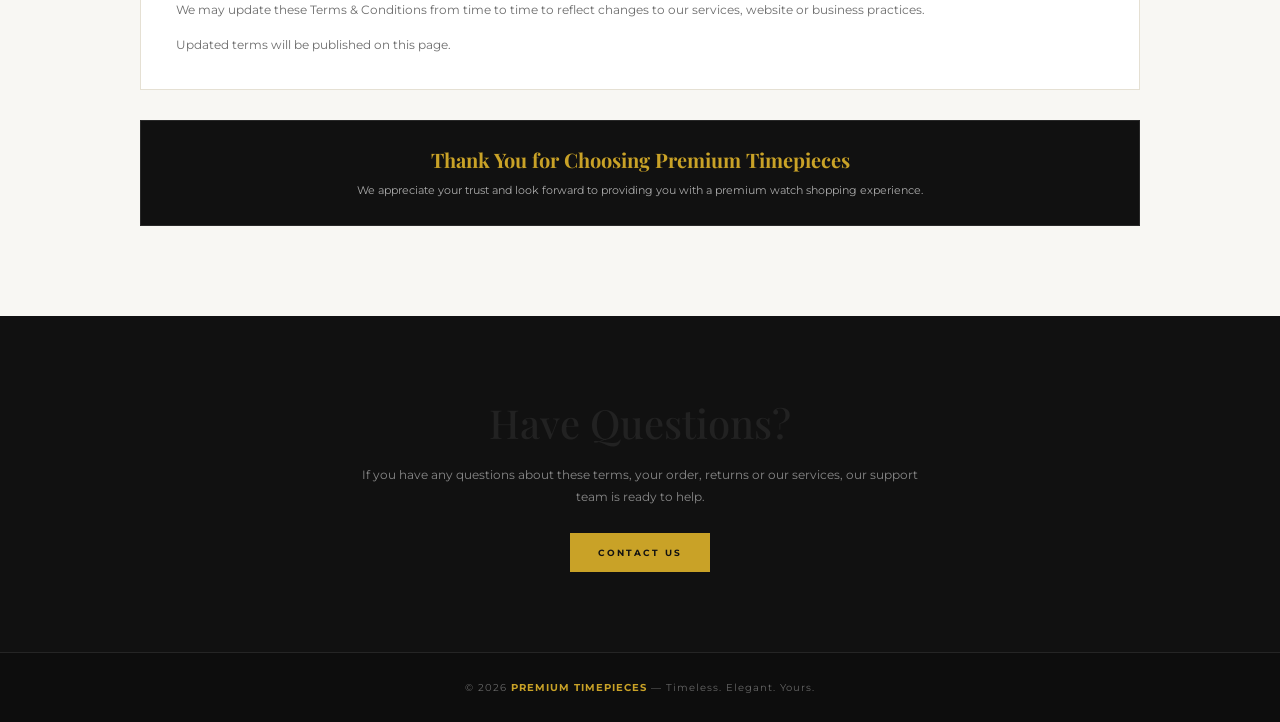
<file: terms.html>
<!DOCTYPE html>
<html lang="en">
<head>
  <meta charset="UTF-8">
  <meta name="viewport" content="width=device-width, initial-scale=1.0">

  <title>Terms & Conditions — Premium Timepieces</title>

  <link rel="preconnect" href="https://fonts.googleapis.com">
  <link rel="preconnect" href="https://fonts.gstatic.com" crossorigin>

  <link
    href="https://fonts.googleapis.com/css2?family=Montserrat:wght@400;500;600;700&family=Playfair+Display:wght@500;600;700&display=swap"
    rel="stylesheet"
  >

  <link rel="stylesheet" href="style.css">

  <style>
    * {
      box-sizing: border-box;
    }

    body {
      margin: 0;
      font-family: "Montserrat", sans-serif;
      background: #111;
      color: #fff;
    }

    .terms-page {
      min-height: 100vh;
      background:
        radial-gradient(circle at top right, rgba(201,162,39,.12), transparent 35%),
        linear-gradient(135deg, #111 0%, #181818 55%, #0d0d0d 100%);
    }

    .terms-container {
      width: min(1000px, 92%);
      margin: auto;
    }

    .terms-back {
      display: inline-block;
      margin-top: 28px;
      color: #c9a227;
      text-decoration: none;
      font-size: 11px;
      font-weight: 700;
      letter-spacing: 2px;
      text-transform: uppercase;
      transition: .3s;
    }

    .terms-back:hover {
      color: #fff;
    }

    /* HERO */

    .terms-hero {
      text-align: center;
      padding: 80px 20px 75px;
    }

    .terms-label {
      color: #c9a227;
      font-size: 10px;
      font-weight: 700;
      letter-spacing: 4px;
      margin-bottom: 18px;
    }

    .terms-hero h1 {
      margin: 0;
      font-family: "Playfair Display", serif;
      font-size: clamp(42px, 7vw, 70px);
      font-weight: 600;
    }

    .terms-line {
      width: 70px;
      height: 1px;
      background: #c9a227;
      margin: 25px auto;
    }

    .terms-hero p {
      max-width: 650px;
      margin: auto;
      color: #aaa;
      font-size: 12px;
      line-height: 1.9;
    }

    /* CONTENT */

    .terms-content {
      background: #f8f7f3;
      color: #222;
      padding: 90px 0;
    }

    .terms-intro {
      background: #fff;
      border-left: 3px solid #c9a227;
      padding: 25px 28px;
      margin-bottom: 35px;
    }

    .terms-intro p {
      margin: 0;
      color: #666;
      font-size: 12px;
      line-height: 1.9;
    }

    .terms-section {
      background: #fff;
      border: 1px solid #e5e0d3;
      padding: 32px 35px;
      margin-bottom: 18px;
      transition: .3s;
    }

    .terms-section:hover {
      border-color: #c9a227;
    }

    .terms-number {
      color: #b08a18;
      font-size: 9px;
      font-weight: 700;
      letter-spacing: 2px;
      margin-bottom: 10px;
    }

    .terms-section h2 {
      margin: 0 0 15px;
      font-family: "Playfair Display", serif;
      font-size: 25px;
      font-weight: 600;
    }

    .terms-section p {
      color: #6c6c6c;
      font-size: 12px;
      line-height: 1.9;
      margin: 0 0 12px;
    }

    .terms-section p:last-child {
      margin-bottom: 0;
    }

    .terms-section ul {
      margin: 12px 0 0;
      padding-left: 20px;
      color: #6c6c6c;
      font-size: 11px;
      line-height: 2;
    }

    .terms-section li {
      padding-left: 4px;
    }

    /* HIGHLIGHT */

    .terms-note {
      margin-top: 30px;
      padding: 25px;
      background: #111;
      color: #aaa;
      text-align: center;
      border: 1px solid #292929;
    }

    .terms-note strong {
      display: block;
      color: #c9a227;
      font-family: "Playfair Display", serif;
      font-size: 20px;
      margin-bottom: 8px;
    }

    .terms-note p {
      margin: 0;
      font-size: 11px;
      line-height: 1.8;
    }

    /* CTA */

    .terms-cta {
      padding: 80px 20px;
      text-align: center;
      background: #111;
    }

    .terms-cta h2 {
      margin: 0 0 15px;
      font-family: "Playfair Display", serif;
      font-size: 40px;
    }

    .terms-cta p {
      max-width: 580px;
      margin: 0 auto 25px;
      color: #888;
      font-size: 12px;
      line-height: 1.8;
    }

    .terms-btn {
      display: inline-block;
      padding: 14px 28px;
      background: #c9a227;
      color: #111;
      text-decoration: none;
      font-size: 9px;
      font-weight: 700;
      letter-spacing: 2px;
      transition: .3s;
    }

    .terms-btn:hover {
      background: #fff;
    }

    /* FOOTER */

    .terms-footer {
      border-top: 1px solid #252525;
      padding: 28px 20px;
      text-align: center;
      color: #666;
      font-size: 10px;
      letter-spacing: 1px;
      background: #0d0d0d;
    }

    .terms-footer strong {
      color: #c9a227;
    }

    /* RESPONSIVE */

    @media (max-width: 600px) {

      .terms-hero {
        padding: 60px 15px;
      }

      .terms-content {
        padding: 65px 0;
      }

      .terms-section {
        padding: 26px 22px;
      }

      .terms-section h2 {
        font-size: 22px;
      }

      .terms-cta {
        padding: 65px 20px;
      }

      .terms-cta h2 {
        font-size: 32px;
      }
    }
  </style>
</head>

<body>

  <div class="terms-page">

    <div class="terms-container">
      <a href="index.html" class="terms-back">← Back to Store</a>
    </div>

    <!-- HERO -->

    <section class="terms-hero">

      <div class="terms-label">PREMIUM TIMEPIECES</div>

      <h1>Terms & Conditions</h1>

      <div class="terms-line"></div>

      <p>
        Please read these terms carefully before using our website
        or placing an order with Premium Timepieces.
      </p>

    </section>

    <!-- CONTENT -->

    <section class="terms-content">

      <div class="terms-container">

        <div class="terms-intro">

          <p>
            These Terms & Conditions describe the rules and guidelines
            for using the Premium Timepieces website and purchasing
            products through our online store. By using this website,
            you agree to follow these terms.
          </p>

        </div>

        <!-- 01 -->

        <div class="terms-section">

          <div class="terms-number">
            01 — GENERAL
          </div>

          <h2>General Terms</h2>

          <p>
            Premium Timepieces provides an online platform for
            customers to browse and purchase watches and related
            products.
          </p>

          <p>
            We reserve the right to update product information,
            prices, availability and website content when necessary.
          </p>

        </div>

        <!-- 02 -->

        <div class="terms-section">

          <div class="terms-number">
            02 — PRODUCTS
          </div>

          <h2>Products & Information</h2>

          <p>
            We make reasonable efforts to display product information,
            descriptions and images accurately.
          </p>

          <p>
            However, slight differences in product appearance,
            including color or visual presentation, may occur
            depending on your device or display settings.
          </p>

        </div>

        <!-- 03 -->

        <div class="terms-section">

          <div class="terms-number">
            03 — ORDERS
          </div>

          <h2>Orders & Confirmation</h2>

          <p>
            Placing an order through the website represents a request
            to purchase the selected products.
          </p>

          <p>
            Orders may be reviewed or confirmed before dispatch.
            We reserve the right to cancel an order in situations
            such as incorrect information, product unavailability
            or suspected fraudulent activity.
          </p>

        </div>

        <!-- 04 -->

        <div class="terms-section">

          <div class="terms-number">
            04 — PRICING
          </div>

          <h2>Prices & Payments</h2>

          <p>
            Product prices are displayed on the website in Pakistani
            Rupees unless otherwise stated.
          </p>

          <p>
            Our current checkout supports Cash on Delivery.
            Customers are responsible for providing accurate
            delivery and contact information.
          </p>

        </div>

        <!-- 05 -->

        <div class="terms-section">

          <div class="terms-number">
            05 — DELIVERY
          </div>

          <h2>Shipping & Delivery</h2>

          <p>
            Delivery times can vary depending on the destination,
            courier availability, order confirmation and other
            circumstances.
          </p>

          <ul>
            <li>Customers should provide a complete delivery address.</li>
            <li>Customers should provide a reachable phone number.</li>
            <li>Delivery delays may occur due to circumstances beyond our control.</li>
            <li>Customers may contact support for order updates.</li>
          </ul>

        </div>

        <!-- 06 -->

        <div class="terms-section">

          <div class="terms-number">
            06 — RETURNS
          </div>

          <h2>Returns & Exchanges</h2>

          <p>
            Return or exchange requests may be accepted for eligible
            products according to our applicable return policy.
          </p>

          <p>
            Customers should contact Premium Timepieces before
            returning any product. Products may need to be unused,
            undamaged and accompanied by their original packaging.
          </p>

        </div>

        <!-- 07 -->

        <div class="terms-section">

          <div class="terms-number">
            07 — WARRANTY
          </div>

          <h2>Warranty</h2>

          <p>
            Warranty availability and coverage may vary depending
            on the product.
          </p>

          <p>
            Warranty does not necessarily cover damage caused by
            misuse, accidents, unauthorized modifications or
            normal wear and tear unless specifically stated.
          </p>

        </div>

        <!-- 08 -->

        <div class="terms-section">

          <div class="terms-number">
            08 — WEBSITE USE
          </div>

          <h2>Acceptable Use</h2>

          <p>
            Users agree not to misuse the website or attempt to
            interfere with its normal operation.
          </p>

          <ul>
            <li>Do not attempt unauthorized access.</li>
            <li>Do not use the website for fraudulent activities.</li>
            <li>Do not intentionally disrupt website functionality.</li>
            <li>Do not copy or misuse website content without permission.</li>
          </ul>

        </div>

        <!-- 09 -->

        <div class="terms-section">

          <div class="terms-number">
            09 — INTELLECTUAL PROPERTY
          </div>

          <h2>Intellectual Property</h2>

          <p>
            Website branding, design elements, text, graphics and
            other original content may belong to Premium Timepieces
            or their respective owners.
          </p>

          <p>
            Such content should not be reproduced, copied or
            distributed without appropriate permission.
          </p>

        </div>

        <!-- 10 -->

        <div class="terms-section">

          <div class="terms-number">
            10 — PRIVACY
          </div>

          <h2>Customer Information</h2>

          <p>
            Information provided during checkout or while contacting
            us should be accurate and current.
          </p>

          <p>
            Customer information should be handled according to
            our applicable privacy practices and policies.
          </p>

        </div>

        <!-- 11 -->

        <div class="terms-section">

          <div class="terms-number">
            11 — LIMITATION
          </div>

          <h2>Limitation of Liability</h2>

          <p>
            Premium Timepieces will make reasonable efforts to keep
            the website and product information accurate and available.
            However, we cannot guarantee uninterrupted website access
            or that every piece of information will always be error-free.
          </p>

        </div>

        <!-- 12 -->

        <div class="terms-section">

          <div class="terms-number">
            12 — CHANGES
          </div>

          <h2>Changes to These Terms</h2>

          <p>
            We may update these Terms & Conditions from time to time
            to reflect changes to our services, website or business
            practices.
          </p>

          <p>
            Updated terms will be published on this page.
          </p>

        </div>

        <div class="terms-note">

          <strong>Thank You for Choosing Premium Timepieces</strong>

          <p>
            We appreciate your trust and look forward to providing
            you with a premium watch shopping experience.
          </p>

        </div>

      </div>

    </section>

    <!-- CTA -->

    <section class="terms-cta">

      <h2>Have Questions?</h2>

      <p>
        If you have any questions about these terms, your order,
        returns or our services, our support team is ready to help.
      </p>

      <a href="contact.html" class="terms-btn">
        CONTACT US
      </a>

    </section>

    <!-- FOOTER -->

    <footer class="terms-footer">
      © 2026 <strong>PREMIUM TIMEPIECES</strong> — Timeless. Elegant. Yours.
    </footer>

  </div>

</body>
</html>
</file>
<file: style.css>
*{box-sizing:border-box}

:root{
  --dark:#111111;
  --dark2:#1b1b1b;
  --gold:#c9a227;
  --gold2:#b08a18;
  --text:#222;
  --muted:#777;
  --border:#e5e0d3;
  --cream:#f8f7f3;
}

html{scroll-behavior:smooth}

body{
  margin:0;
  font-family:Montserrat,Arial,sans-serif;
  color:var(--text);
  background:#fff;
  font-size:12px;
}

.container{
  width:min(1110px,92%);
  margin:auto;
}

/* TOP BAR */

.topbar{
  height:31px;
  background:#0d0d0d;
  color:#aaa;
  font-size:9px;
}

.topbar-inner{
  height:100%;
  display:flex;
  justify-content:space-between;
  align-items:center;
}

.topbar span{
  color:var(--gold);
}

/* HEADER */

.header{
  background:var(--dark2);
  color:#fff;
}

.header-main{
  height:65px;
  display:flex;
  align-items:center;
  gap:45px;
}

.logo{
  font-family:Georgia,serif;
  color:#f5f1df;
  font-size:22px;
  letter-spacing:1px;
  text-decoration:none;
  min-width:170px;
  white-space:nowrap;
}

.search{
  height:34px;
  background:#fff;
  display:flex;
  flex:1;
  max-width:610px;
  border:1px solid #d8c99e;
}

.search select,
.search input{
  border:0;
  outline:0;
  background:#fff;
  color:#555;
  font-size:10px;
}

.search select{
  width:70px;
  padding:0 8px;
  border-right:1px solid #ddd;
}

.search input{
  flex:1;
  padding:0 12px;
}

.search button{
  width:40px;
  border:0;
  background:var(--gold);
  color:#111;
  font-size:18px;
  cursor:pointer;
  transition:.2s;
}

.search button:hover{
  background:#e0bb45;
}

.header-icons{
  margin-left:auto;
  display:flex;
  gap:13px;
}

.header-icons button{
  border:0;
  background:transparent;
  color:#eee;
  cursor:pointer;
  font-size:17px;
  position:relative;
}

#cartCount{
  position:absolute;
  top:-7px;
  right:-8px;
  background:var(--gold);
  color:#111;
  width:15px;
  height:15px;
  border-radius:50%;
  font-size:9px;
  line-height:15px;
  font-weight:700;
}

/* NAVIGATION */

.nav{
  border-top:1px solid #292929;
}

.nav-inner{
  height:43px;
  display:flex;
  justify-content:center;
  align-items:center;
  gap:42px;
}

.nav a{
  color:#ddd;
  text-decoration:none;
  font-size:9px;
  transition:.2s;
}

.nav a:hover{
  color:var(--gold);
}

.nav small{
  font-size:8px;
}

/* HERO */

.hero{
  min-height:430px;
  background:
    radial-gradient(circle at 72% 45%,#3b321d 0%,#1c1b18 25%,#101010 55%,#080808 100%);
  color:#fff;
  overflow:hidden;
  position:relative;
  border-bottom:1px solid #3e351d;
}

.hero:before{
  content:"";
  position:absolute;
  width:520px;
  height:520px;
  right:-80px;
  top:-150px;
  border:1px solid rgba(201,162,39,.16);
  border-radius:50%;
}

.hero:after{
  content:"";
  position:absolute;
  width:380px;
  height:380px;
  right:15px;
  top:-80px;
  border:1px solid rgba(201,162,39,.10);
  border-radius:50%;
}

.hero-content{
  min-height:430px;
  display:flex;
  align-items:center;
  position:relative;
}

.hero-copy{
  width:52%;
  z-index:2;
  padding:20px 0;
}

.hero-copy p{
  color:var(--gold);
  font-size:10px;
  font-weight:700;
  margin:0 0 13px;
  letter-spacing:2px;
  text-transform:uppercase;
}

.hero-copy h1{
  font-family:"Playfair Display",Georgia,serif;
  font-size:52px;
  line-height:1.02;
  margin:0 0 15px;
  font-weight:600;
  color:#f7f2df;
  letter-spacing:-1px;
}

.hero-desc{
  font-size:11px;
  color:#bdbdbd;
  max-width:410px;
  line-height:1.8;
  margin-bottom:15px;
}

.hero-copy strong{
  display:block;
  color:#e4c95a;
  font-size:13px;
  margin-bottom:22px;
  letter-spacing:.3px;
}

.btn{
  display:inline-block;
  border:1px solid var(--gold);
  background:var(--gold);
  color:#111;
  text-decoration:none;
  padding:12px 25px;
  font-size:9px;
  font-weight:700;
  letter-spacing:1.5px;
  transition:.25s;
}

.btn:hover{
  background:transparent;
  color:var(--gold);
}


/* HERO WATCH */

.hero-watch{
  position:absolute;
  right:4%;
  width:440px;
  height:360px;
  z-index:1;
}

.watch-face{
  position:absolute;
  border-radius:38px;
  transform:rotate(-15deg);
  box-shadow:
    0 25px 50px rgba(0,0,0,.75),
    0 0 30px rgba(201,162,39,.08);
}

.watch-face-one{
  width:150px;
  height:205px;
  right:55px;
  top:75px;
  background:
    linear-gradient(
      135deg,
      #e7dfc4 0%,
      #a58b36 14%,
      #151515 30%,
      #34301e 65%,
      #d9c87d 100%
    );
  border:6px solid #111;
}

.watch-face-one:before{
  content:"";
  position:absolute;
  width:25px;
  height:48px;
  right:-25px;
  top:78px;
  background:#92782b;
  border-radius:0 8px 8px 0;
}

.watch-face-one:after{
  content:"10:09\A 7:00 AM";
  white-space:pre;
  position:absolute;
  inset:30px 19px;
  background:
    radial-gradient(circle at 35% 30%,#34372e,#111 70%);
  color:#e9dfb3;
  border-radius:18px;
  padding:20px 8px;
  font-size:14px;
  text-align:center;
  line-height:1.8;
  border:2px solid #5e522c;
  box-shadow:inset 0 0 20px rgba(0,0,0,.8);
}

.watch-face-two{
  width:125px;
  height:175px;
  left:75px;
  top:125px;
  background:
    linear-gradient(
      140deg,
      #d0bd68,
      #1a1a1a 25%,
      #070707 70%,
      #4a3d18
    );
  border:6px solid #0a0a0a;
  transform:rotate(-24deg);
  box-shadow:0 20px 45px rgba(0,0,0,.7);
}

.watch-face-two:after{
  content:"◉";
  position:absolute;
  inset:38px;
  color:var(--gold);
  font-size:45px;
  text-align:center;
  line-height:80px;
  text-shadow:0 0 15px rgba(201,162,39,.5);
}

/* PROMO */

.promo-grid{
  display:grid;
  grid-template-columns:1fr 1fr;
  gap:18px;
  padding:27px 0 18px;
}

.promo-card{
  height:112px;
  position:relative;
  overflow:hidden;
  background:#181818;
  border:1px solid #d7c78e;
}

.promo-card img{
  width:100%;
  height:100%;
  object-fit:cover;
  filter:grayscale(1);
  opacity:.55;
}

.promo-card>div{
  position:absolute;
  inset:0;
  display:flex;
  flex-direction:column;
  align-items:center;
  justify-content:center;
  color:#fff;
}

.promo-card em{
  font-family:"Playfair Display",serif;
  font-size:20px;
  color:#e3cf75;
}

.promo-card b{
  font-size:13px;
  margin-top:5px;
}

/* SECTIONS */

.section{
  padding:0 0 24px;
}

.section-title-row{
  display:flex;
  justify-content:space-between;
  align-items:center;
  margin-bottom:13px;
}

h2{
  font-size:12px;
  font-weight:500;
  margin:0;
  color:#222;
}

.arrows button{
  border:1px solid #e4dcc6;
  background:#fff;
  color:#9d832e;
  width:25px;
  height:25px;
  cursor:pointer;
}

.arrows button:hover{
  background:var(--gold);
  color:#111;
}

/* PRODUCTS */

.product-grid{
  display:grid;
  gap:10px;
}

.product-grid.four{
  grid-template-columns:repeat(4,1fr);
}

.product-grid.five{
  grid-template-columns:repeat(5,1fr);
}

.product{
  border:1px solid var(--border);
  position:relative;
  background:#fff;
  overflow:hidden;
  transition:.25s;
}

.product:hover{
  border-color:#c9a227;
  box-shadow:0 8px 25px rgba(0,0,0,.08);
  transform:translateY(-2px);
}

.product .tag{
  position:absolute;
  left:7px;
  top:7px;
  background:var(--gold);
  color:#111;
  padding:3px 5px;
  font-size:7px;
  font-weight:700;
  z-index:1;
}

.product-img{
  height:150px;
  display:flex;
  align-items:center;
  justify-content:center;
  padding:12px;
  background:#faf9f5;
}

.product-img img{
  width:100%;
  height:100%;
  object-fit:contain;
  transition:.25s;
}

.product:hover .product-img img{
  transform:scale(1.06);
}

.product-info{
  border-top:1px solid #eee;
  text-align:center;
  padding:9px 5px 10px;
}

.product-name{
  font-size:8px;
  margin-bottom:6px;
}

.stars{
  color:var(--gold);
  font-size:9px;
  margin-bottom:5px;
}

.price{
  font-size:9px;
  font-weight:600;
}

.old{
  text-decoration:line-through;
  color:#aaa;
  font-weight:400;
  margin-left:4px;
}

/* DEALS */

.deal-grid{
  display:grid;
  grid-template-columns:1fr 1fr;
  gap:18px;
  margin:0 auto 28px;
}

.deal-card{
  height:112px;
  position:relative;
  overflow:hidden;
  background:#171717;
  color:#fff;
  padding:26px 30px;
  border:1px solid #5c4d20;
}

.deal-card img{
  position:absolute;
  right:0;
  top:0;
  width:55%;
  height:100%;
  object-fit:cover;
  mix-blend-mode:screen;
  opacity:.8;
}

.deal-card>div{
  position:relative;
  z-index:1;
}

.deal-card span{
  font-size:13px;
  font-weight:700;
  color:var(--gold);
}

.deal-card h3{
  font-size:9px;
  margin:5px 0 2px;
}

.deal-card p{
  font-size:8px;
  margin:0;
  color:#ddd;
}

.smart{
  background:#202020;
}

.smart img{
  mix-blend-mode:normal;
  opacity:.75;
}

/* TABS */

.tabs{
  display:flex;
  gap:22px;
  border-bottom:1px solid #eee;
  margin-bottom:14px;
}

.tabs button{
  background:transparent;
  border:0;
  padding:0 0 9px;
  color:#888;
  font-size:8px;
  cursor:pointer;
}

.tabs button.active{
  color:#a17d12;
  border-bottom:2px solid var(--gold);
}

/* BLOG */

.blog-grid{
  display:grid;
  grid-template-columns:repeat(3,1fr);
  gap:18px;
}

.blog article{
  overflow:hidden;
}

.meta{
  font-size:7px;
  color:#aaa;
  margin-bottom:6px;
}

.blog h3{
  font-size:8px;
  line-height:1.5;
  margin:0 0 10px;
  font-weight:600;
}

.blog img{
  width:100%;
  height:120px;
  object-fit:cover;
  filter:grayscale(.7);
}

/* BRANDS */

.brands{
  border-top:1px solid #eee;
  border-bottom:1px solid #eee;
  height:78px;
  display:flex;
  align-items:center;
  justify-content:space-around;
  color:#222;
  font-weight:700;
  font-size:12px;
  opacity:.7;
}

/* NEWSLETTER */

.newsletter{
  border-bottom:1px solid #eee;
  background:#faf9f4;
}

.newsletter-inner{
  height:100px;
  display:flex;
  align-items:center;
  justify-content:space-between;
}

.newsletter strong,
.newsletter span{
  display:block;
}

.newsletter strong{
  font-size:13px;
}

.newsletter span{
  font-family:"Playfair Display",serif;
  color:var(--gold2);
  font-size:14px;
  margin-top:2px;
}

.newsletter form{
  display:flex;
  width:420px;
  height:32px;
}

.newsletter input{
  flex:1;
  border:1px solid #ddd5bd;
  padding:0 10px;
  font-size:9px;
  outline:0;
  background:#fff;
}

.newsletter button{
  width:78px;
  border:0;
  background:var(--gold);
  color:#111;
  font-size:8px;
  font-weight:600;
  cursor:pointer;
}

.newsletter button:hover{
  background:#e0bb45;
}

/* FOOTER */

footer{
  background:#111;
  color:#aaa;
}

.footer-grid{
  display:grid;
  grid-template-columns:1.4fr 1fr 1fr 1.2fr;
  gap:40px;
  padding:34px 0 28px;
}

footer h4{
  font-size:8px;
  color:var(--gold);
  margin:0 0 13px;
}

.footer-grid p,
.footer-grid a{
  font-size:8px;
  line-height:1.8;
  color:#aaa;
}

.footer-grid a{
  display:block;
  text-decoration:none;
}

.footer-grid a:hover{
  color:var(--gold);
}

.social{
  color:#ddd;
  margin-top:12px;
}

.store{
  border:1px solid #555;
  display:inline-block;
  padding:6px 9px;
  margin:4px 4px 0 0;
  font-size:7px;
  color:#eee;
}

.copyright{
  border-top:1px solid #333;
  padding:15px 0;
  font-size:7px;
}

/* TOAST */

.toast{
  position:fixed;
  right:20px;
  bottom:20px;
  background:#111;
  color:#e4c94e;
  border:1px solid #806a20;
  padding:12px 18px;
  border-radius:3px;
  font-size:10px;
  transform:translateY(80px);
  opacity:0;
  transition:.25s;
  z-index:20;
}

.toast.show{
  transform:translateY(0);
  opacity:1;
}

/* TABLET */

@media(max-width:800px){

  .header-main{
    gap:15px;
  }

  .logo{
    min-width:auto;
  }

  .header-icons{
    display:none;
  }

  .nav-inner{
    gap:17px;
  }

  .hero-watch{
    right:-80px;
    opacity:.8;
  }

  .hero-copy{
    width:70%;
  }

  .product-grid.four{
    grid-template-columns:repeat(2,1fr);
  }

  .product-grid.five{
    grid-template-columns:repeat(2,1fr);
  }

  .product-img{
    height:170px;
  }

  .footer-grid{
    grid-template-columns:repeat(2,1fr);
  }
}

/* MOBILE */

@media(max-width:540px){

  .topbar-inner{
    font-size:7px;
  }

  .header-main{
    height:auto;
    padding:12px 0;
    flex-wrap:wrap;
  }

  .search{
    order:3;
    flex-basis:100%;
    max-width:none;
  }

  .nav{
  position:sticky;
  top:0;
  z-index:1000;
  overflow:hidden;
}

.nav-inner{
  width:100%;
  height:auto;
  min-height:43px;
  padding:8px 10px;
  display:flex;
  justify-content:center;
  align-items:center;
  flex-wrap:wrap;
  gap:8px 12px;
}

.nav a{
  font-size:8px;
  white-space:nowrap;
}

  .hero{
    height:330px;
  }

  .hero-copy{
    width:100%;
    padding-top:15px;
  }

  .hero-watch{
    right:-105px;
    top:100px;
    transform:scale(.85);
    opacity:.45;
  }

  .promo-grid,
  .deal-grid,
  .blog-grid{
    grid-template-columns:1fr;
  }

  .promo-card{
    height:130px;
  }

  .deal-card{
    height:130px;
  }

  .newsletter-inner{
    height:auto;
    padding:25px 0;
    display:block;
  }

  .newsletter form{
    width:100%;
    margin-top:15px;
  }

  .footer-grid{
    grid-template-columns:1fr 1fr;
    gap:25px;
  }

  .product-grid.four,
  .product-grid.five{
    grid-template-columns:repeat(2,1fr);
  }

  .product-img{
    height:135px;
  }
}

/* =========================
   CART DRAWER
========================= */

#cartDrawer{
  position:fixed;
  inset:0;
  z-index:9999;
  pointer-events:none;
}

.cart-overlay{
  position:absolute;
  inset:0;
  background:rgba(0,0,0,.55);
  opacity:0;
  transition:.3s ease;
}

.cart-panel{
  position:absolute;
  top:0;
  right:0;
  width:430px;
  max-width:92%;
  height:100%;
  background:#f8f7f3;
  box-shadow:-15px 0 45px rgba(0,0,0,.25);
  transform:translateX(105%);
  transition:.4s cubic-bezier(.22,.61,.36,1);
  display:flex;
  flex-direction:column;
}

#cartDrawer.open{
  pointer-events:auto;
}

#cartDrawer.open .cart-overlay{
  opacity:1;
}

#cartDrawer.open .cart-panel{
  transform:translateX(0);
}


/* CART HEADER */

.cart-header{
  padding:25px 25px 20px;
  background:#111;
  color:#fff;
  display:flex;
  align-items:flex-start;
  justify-content:space-between;
  border-bottom:1px solid #3b321c;
}

.cart-small{
  display:block;
  color:#c9a227;
  font-size:8px;
  font-weight:700;
  letter-spacing:2px;
  margin-bottom:7px;
}

.cart-header h2{
  margin:0;
  font-family:"Playfair Display",Georgia,serif;
  font-size:25px;
  font-weight:500;
}

.cart-close{
  width:34px;
  height:34px;
  border:1px solid #4b4b4b;
  background:transparent;
  color:#fff;
  font-size:22px;
  cursor:pointer;
  transition:.2s;
}

.cart-close:hover{
  border-color:#c9a227;
  color:#c9a227;
}


/* CART ITEMS */

.cart-items{
  flex:1;
  overflow-y:auto;
  padding:18px 20px;
}

.cart-item{
  display:grid;
  grid-template-columns:80px 1fr 25px;
  gap:13px;
  padding:15px 0;
  border-bottom:1px solid #e1ddd2;
  position:relative;
}

.cart-item img{
  width:80px;
  height:95px;
  object-fit:cover;
  background:#eeeae0;
}

.cart-item-info h4{
  margin:2px 0 7px;
  font-family:"Playfair Display",Georgia,serif;
  font-size:15px;
  font-weight:600;
}

.cart-item-price{
  color:#111;
  font-size:11px;
  font-weight:700;
  margin-bottom:12px;
}

.cart-controls{
  display:flex;
  align-items:center;
  width:max-content;
  border:1px solid #d4cfc1;
  background:#fff;
}

.cart-controls button{
  width:27px;
  height:27px;
  border:0;
  background:#fff;
  cursor:pointer;
  font-size:14px;
}

.cart-controls button:hover{
  background:#f0ede5;
}

.cart-controls span{
  width:28px;
  height:27px;
  display:flex;
  align-items:center;
  justify-content:center;
  font-size:9px;
  border-left:1px solid #d4cfc1;
  border-right:1px solid #d4cfc1;
}

.remove-cart{
  border:0;
  background:transparent;
  color:#999;
  font-size:18px;
  cursor:pointer;
  height:25px;
}

.remove-cart:hover{
  color:#b21f1f;
}


/* EMPTY CART */

.empty-cart{
  text-align:center;
  padding:75px 25px;
}

.empty-cart-icon{
  font-size:35px;
  margin-bottom:15px;
  opacity:.55;
}

.empty-cart h3{
  font-family:"Playfair Display",Georgia,serif;
  font-size:23px;
  margin:0 0 9px;
}

.empty-cart p{
  color:#888;
  font-size:10px;
  line-height:1.8;
  max-width:250px;
  margin:auto;
}


/* CART FOOTER */

.cart-footer{
  background:#fff;
  border-top:1px solid #ddd8ca;
  padding:20px 22px 22px;
}

.cart-total-row{
  display:flex;
  justify-content:space-between;
  align-items:center;
  margin-bottom:15px;
}

.cart-total-row span{
  font-size:9px;
  font-weight:700;
  letter-spacing:1.5px;
}

.cart-total-row strong{
  font-size:17px;
}

.checkout-btn{
  width:100%;
  height:46px;
  border:1px solid #c9a227;
  background:#c9a227;
  color:#111;
  font-size:9px;
  font-weight:700;
  letter-spacing:1.5px;
  cursor:pointer;
  transition:.25s;
}

.checkout-btn:hover{
  background:#111;
  border-color:#111;
  color:#fff;
}

.continue-btn{
  width:100%;
  border:0;
  background:transparent;
  color:#777;
  padding:13px 0 0;
  font-size:8px;
  font-weight:600;
  letter-spacing:1px;
  cursor:pointer;
}

.continue-btn:hover{
  color:#111;
}


/* PREVENT PAGE SCROLL */

body.cart-open{
  overflow:hidden;
}


/* MOBILE */

@media(max-width:540px){

  .cart-panel{
    width:100%;
    max-width:100%;
  }

  .cart-header{
    padding:21px 18px 17px;
  }

  .cart-items{
    padding:12px 17px;
  }

  .cart-footer{
    padding:17px;
  }

  .cart-item{
    grid-template-columns:72px 1fr 22px;
    gap:11px;
  }

  .cart-item img{
    width:72px;
    height:88px;
  }

}
</file>
